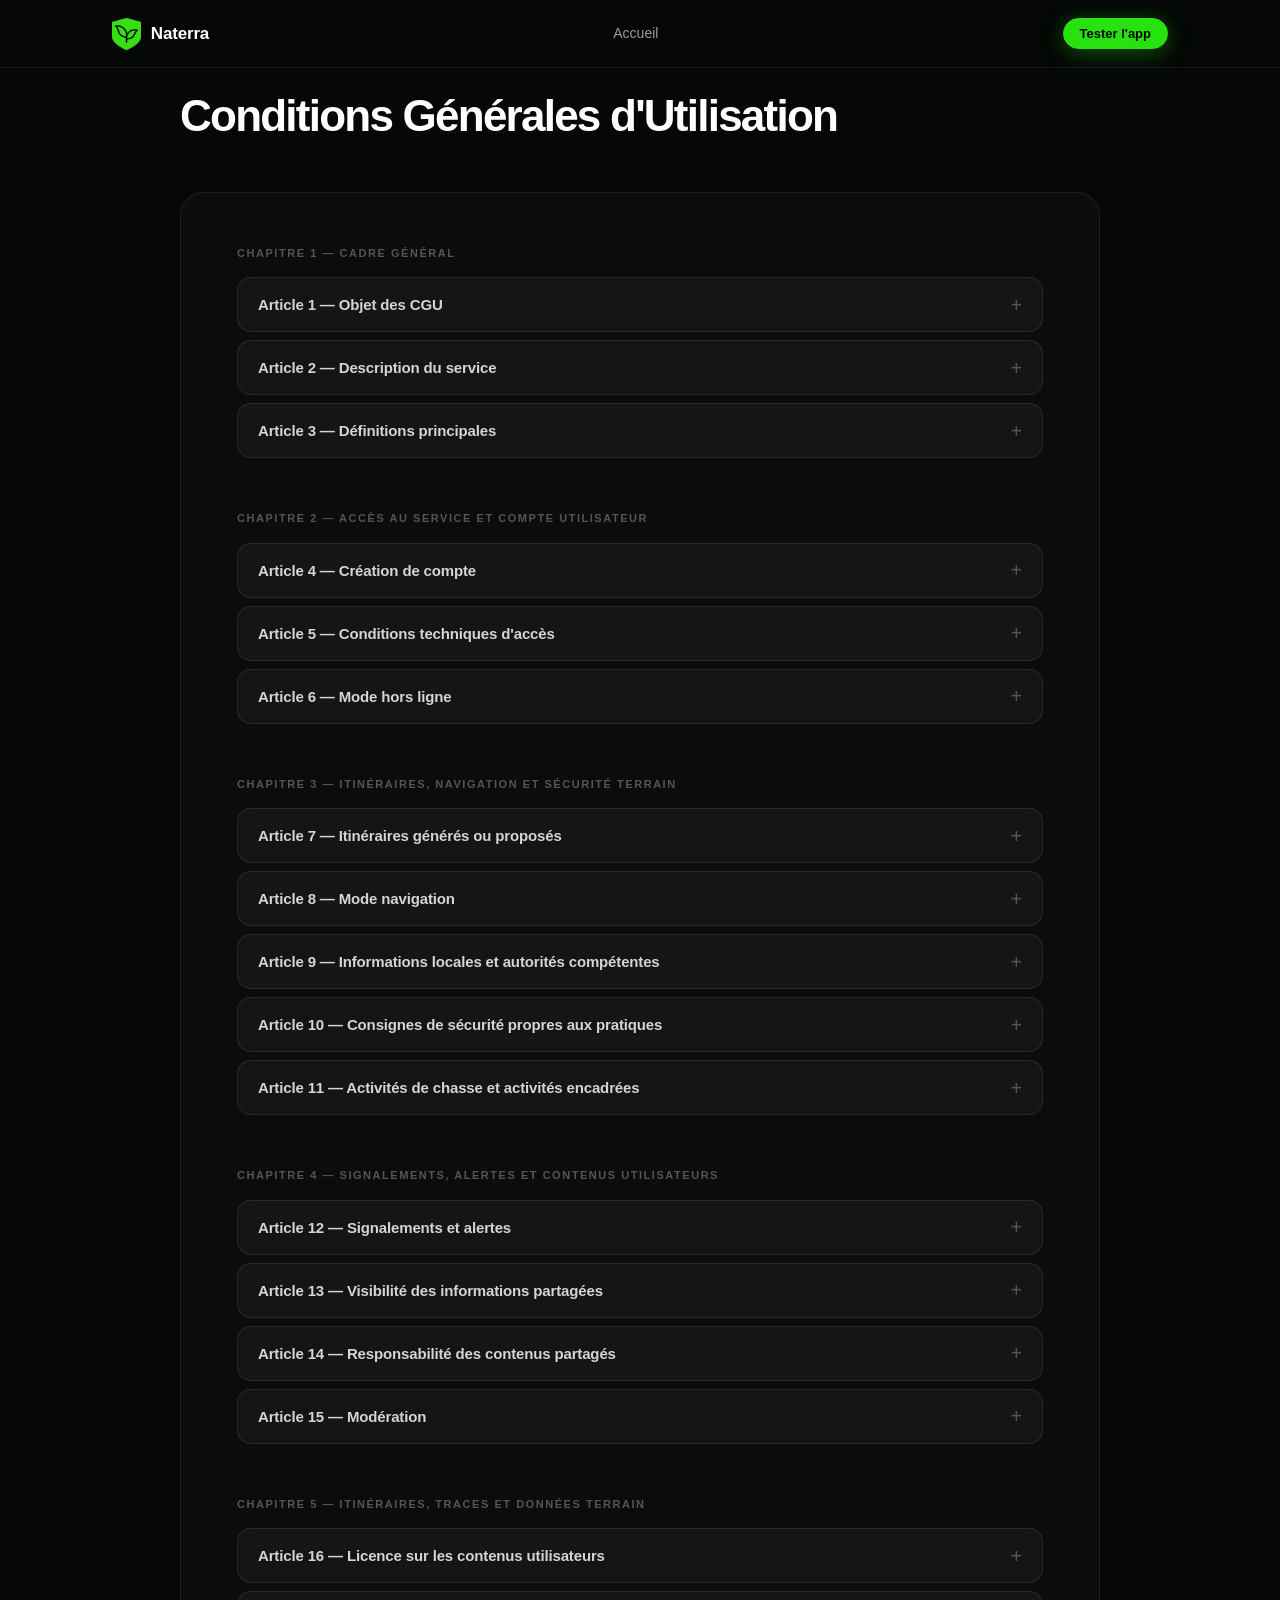
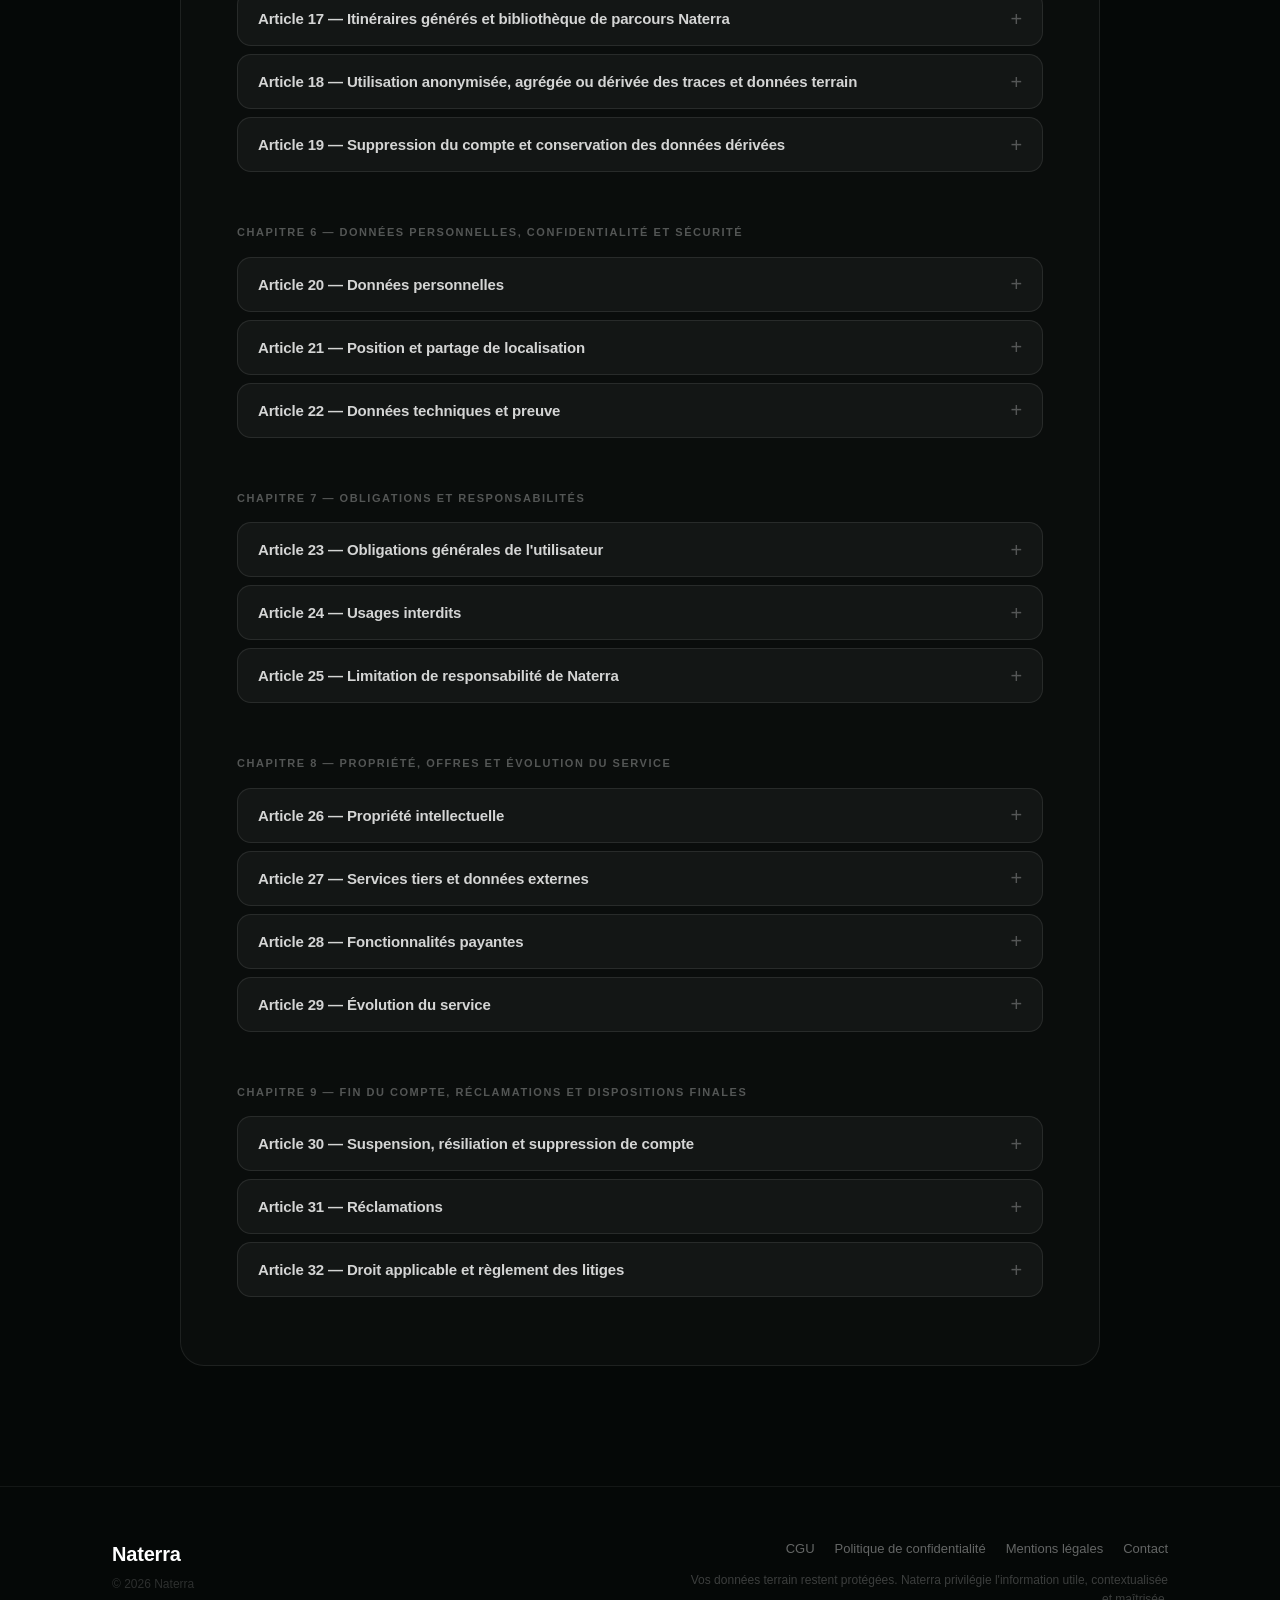
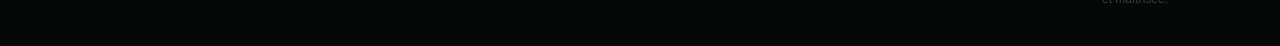
<file: cgu.html>
<!DOCTYPE html>
<html lang="fr">
<head>
  <meta charset="UTF-8" />
  <title>Conditions Générales d'Utilisation — Naterra</title>
  <meta name="description" content="Conditions Générales d'Utilisation de l'application mobile Naterra." />
  <meta name="viewport" content="width=device-width, initial-scale=1" />
  <link rel="stylesheet" href="./styles.css" />
  <link rel="icon" type="image/png" href="./assets/20260316_Logo%20Green_No%20Text.png" />
</head>
<body>

<header class="nt-header">
  <div class="nt-header__inner">
    <a href="./" class="nt-brand">
      <img src="./assets/20260316_Logo%20Green_No%20Text.png" alt="Naterra" class="nt-brand__img" onerror="this.style.display='none'" />
      <span class="nt-brand__name">Naterra</span>
    </a>
    <nav class="nt-nav">
      <a href="./" class="nt-nav__link">Accueil</a>
    </nav>
    <a href="https://testflight.apple.com/v1/app/6757225894?build=210567664" class="nt-btn nt-btn--green nt-btn--sm" target="_blank" rel="noopener noreferrer">Tester l'app</a>
  </div>
</header>

<main>
<section class="nt-legal">
  <div class="nt-container">

    <div class="nt-legal__head">
      <h1 class="nt-legal__title">Conditions Générales d'Utilisation</h1>
    </div>

    <div class="nt-legal-panel">

    <!-- ======================================================
         CHAPITRE 1 — CADRE GÉNÉRAL
         ====================================================== -->
    <h2 class="nt-legal__chapter">Chapitre 1 — Cadre général</h2>

    <details class="nt-legal-item">
      <summary>Article 1 — Objet des CGU</summary>
      <div class="nt-legal-answer">
        <p>Les présentes Conditions Générales d'Utilisation ont pour objet de définir les conditions d'accès et d'utilisation de l'application Naterra, éditée par [dénomination sociale], [forme sociale], immatriculée sous le numéro [SIREN], dont le siège social est situé [adresse].</p>
        <p>En créant un compte ou en utilisant Naterra, l'utilisateur reconnaît avoir pris connaissance des présentes CGU et les accepter sans réserve.</p>
      </div>
    </details>

    <details class="nt-legal-item">
      <summary>Article 2 — Description du service</summary>
      <div class="nt-legal-answer">
        <p>Naterra est une application d'aide à la préparation, à l'organisation, au suivi et à l'information dans le cadre d'activités de plein air. Elle propose notamment des fonctionnalités de cartographie, génération d'itinéraires, navigation, suivi d'activité, signalements, alertes géolocalisées, organisation d'événements et gestion de groupes ou territoires.</p>
        <p>Naterra est un outil d'aide et d'information. L'application ne se substitue pas au jugement de l'utilisateur, aux informations locales, aux consignes des autorités compétentes, aux règles de sécurité propres à chaque pratique ou aux obligations légales applicables.</p>
      </div>
    </details>

    <details class="nt-legal-item">
      <summary>Article 3 — Définitions principales</summary>
      <div class="nt-legal-answer">
        <ul>
          <li><strong>Utilisateur :</strong> toute personne disposant d'un compte Naterra et utilisant l'application.</li>
          <li><strong>Activité :</strong> sortie, événement, chasse, parcours, itinéraire ou toute pratique organisée ou suivie via Naterra.</li>
          <li><strong>Signalement :</strong> information terrain publiée ou partagée dans l'application, par exemple danger, accès bloqué, activité en cours ou observation locale.</li>
          <li><strong>Alerte :</strong> information contextualisée adressée à un utilisateur lorsque le signalement ou l'information est pertinente pour sa pratique, sa position ou son activité.</li>
          <li><strong>Organisateur :</strong> utilisateur créant ou gérant une activité, un groupe, une chasse, un territoire ou un événement dans Naterra.</li>
        </ul>
      </div>
    </details>

    <!-- ======================================================
         CHAPITRE 2 — ACCÈS AU SERVICE ET COMPTE UTILISATEUR
         ====================================================== -->
    <h2 class="nt-legal__chapter">Chapitre 2 — Accès au service et compte utilisateur</h2>

    <details class="nt-legal-item">
      <summary>Article 4 — Création de compte</summary>
      <div class="nt-legal-answer">
        <p>L'accès à Naterra nécessite la création d'un compte utilisateur.</p>
        <p>L'utilisateur s'engage à fournir des informations exactes, complètes et à jour lors de son inscription, puis à les mettre à jour en cas de modification.</p>
        <p>L'utilisateur est responsable de la confidentialité de ses identifiants de connexion et de toute activité réalisée depuis son compte, sauf preuve d'une utilisation frauduleuse ne lui étant pas imputable. En cas de perte, de vol, d'utilisation non autorisée ou de suspicion de compromission de ses identifiants, l'utilisateur s'engage à en informer Naterra dans les meilleurs délais.</p>
      </div>
    </details>

    <details class="nt-legal-item">
      <summary>Article 5 — Conditions techniques d'accès</summary>
      <div class="nt-legal-answer">
        <p>Certaines fonctionnalités de Naterra dépendent de la disponibilité du réseau, du GPS, du terminal utilisé, de l'état de la batterie, des autorisations accordées par l'utilisateur et de la disponibilité de services tiers.</p>
        <p>Naterra s'efforce de rendre l'application accessible dans les meilleures conditions possibles, mais ne garantit pas un accès continu, permanent ou sans erreur. L'accès peut être interrompu, limité ou suspendu en cas de maintenance, mise à jour, incident technique, panne, force majeure, indisponibilité d'un service tiers ou dysfonctionnement du terminal de l'utilisateur.</p>
      </div>
    </details>

    <details class="nt-legal-item">
      <summary>Article 6 — Mode hors ligne</summary>
      <div class="nt-legal-answer">
        <p>Certaines fonctionnalités nécessitent une connexion pour démarrer, notamment générer un itinéraire, rejoindre un événement ou charger les dernières informations terrain.</p>
        <p>Une fois l'activité lancée, Naterra peut passer automatiquement en mode hors ligne en cas de perte de réseau et s'appuyer sur les dernières données enregistrées avant la perte de connexion : carte, itinéraire, activité en cours et informations déjà chargées. Les données sont mises à jour lorsque la connexion revient.</p>
        <p>L'utilisateur reconnaît que le mode hors ligne ne garantit pas l'actualisation des alertes, signalements, positions ou informations terrain en temps réel.</p>
      </div>
    </details>

    <!-- ======================================================
         CHAPITRE 3 — ITINÉRAIRES, NAVIGATION ET SÉCURITÉ TERRAIN
         ====================================================== -->
    <h2 class="nt-legal__chapter">Chapitre 3 — Itinéraires, navigation et sécurité terrain</h2>

    <details class="nt-legal-item">
      <summary>Article 7 — Itinéraires générés ou proposés</summary>
      <div class="nt-legal-answer">
        <p>Les itinéraires proposés ou générés par Naterra sont fournis à titre indicatif. Ils peuvent être établis à partir de données cartographiques, de paramètres choisis par l'utilisateur, d'informations disponibles dans l'application ou de données issues de tiers.</p>
        <p>Naterra ne garantit pas que les itinéraires soient praticables, autorisés, sécurisés, adaptés au niveau de l'utilisateur, à son équipement, à la météo, à l'état du terrain ou aux conditions locales au moment de l'activité.</p>
        <p>Avant toute sortie, l'utilisateur doit vérifier par ses propres moyens la pertinence de l'itinéraire, son accessibilité, sa sécurité, sa conformité avec les règles applicables localement et son adéquation avec son niveau, son équipement et les conditions du moment.</p>
      </div>
    </details>

    <details class="nt-legal-item">
      <summary>Article 8 — Mode navigation</summary>
      <div class="nt-legal-answer">
        <p>Le mode navigation proposé par Naterra constitue une aide à l'orientation et au suivi d'itinéraire. Il ne se substitue pas à la vigilance de l'utilisateur, à la signalisation locale, aux consignes des autorités, aux règles de circulation, aux règles propres à chaque pratique, ni à l'analyse des conditions réelles du terrain.</p>
        <p>L'utilisateur reste seul responsable de ses décisions sur le terrain. Il lui appartient de vérifier la praticabilité des chemins, l'existence d'éventuelles restrictions d'accès, la signalisation locale, les arrêtés en vigueur, les règles de circulation et les consignes de sécurité applicables.</p>
        <p>L'utilisateur ne doit jamais suivre une indication de navigation si celle-ci lui paraît dangereuse, interdite, inadaptée ou contraire aux informations disponibles sur place.</p>
      </div>
    </details>

    <details class="nt-legal-item">
      <summary>Article 9 — Informations locales et autorités compétentes</summary>
      <div class="nt-legal-answer">
        <p>L'utilisateur doit toujours se référer aux informations locales disponibles avant et pendant son activité. Ces informations peuvent notamment provenir des mairies, offices de tourisme, fédérations sportives, associations locales, propriétaires, gestionnaires d'espaces naturels, services de secours, préfectures ou toute autre autorité compétente.</p>
        <p>En cas de contradiction entre les informations disponibles dans Naterra et les informations locales, officielles ou visibles sur le terrain, ces dernières prévalent.</p>
        <p>Certains chemins, sentiers, routes, parcelles ou espaces naturels peuvent être soumis à des restrictions temporaires ou permanentes : propriété privée, arrêté municipal ou préfectoral, fermeture saisonnière, activité agricole, forestière ou cynégétique, conditions météorologiques, travaux, crue, éboulement ou autre événement local.</p>
      </div>
    </details>

    <details class="nt-legal-item">
      <summary>Article 10 — Consignes de sécurité propres aux pratiques</summary>
      <div class="nt-legal-answer">
        <p>L'utilisation de Naterra ne dispense en aucun cas l'utilisateur de respecter les règles, obligations et consignes de sécurité applicables à sa pratique.</p>
        <p>Chaque utilisateur demeure seul responsable de son comportement, de son équipement, de son niveau physique et technique, de son état de santé, de son respect de la réglementation, des consignes locales, des règles de circulation, des règles propres aux espaces naturels et des recommandations des autorités compétentes.</p>
      </div>
    </details>

    <details class="nt-legal-item">
      <summary>Article 11 — Activités de chasse et activités encadrées</summary>
      <div class="nt-legal-answer">
        <p>Les fonctionnalités relatives à la chasse sont fournies comme des outils d'aide à l'organisation, à l'information et au suivi d'une activité. Elles ne remplacent pas les obligations légales et réglementaires applicables à la chasse, les consignes de sécurité, les décisions du responsable de chasse, les prescriptions des fédérations compétentes, ni l'analyse des conditions réelles du terrain.</p>
        <p>Chaque chasseur demeure seul responsable de son comportement, de son équipement, de la maîtrise de son arme, de l'identification de son environnement, du respect des angles de tir, des consignes reçues, des autorisations requises et de ses décisions sur le terrain.</p>
        <p>Naterra ne doit jamais être utilisée comme unique source d'information pour déterminer la sécurité d'un tir, la présence ou l'absence d'autres usagers, la limite exacte d'un territoire ou l'autorisation de pratiquer une action de chasse.</p>
      </div>
    </details>

    <!-- ======================================================
         CHAPITRE 4 — SIGNALEMENTS, ALERTES ET CONTENUS UTILISATEURS
         ====================================================== -->
    <h2 class="nt-legal__chapter">Chapitre 4 — Signalements, alertes et contenus utilisateurs</h2>

    <details class="nt-legal-item">
      <summary>Article 12 — Signalements et alertes</summary>
      <div class="nt-legal-answer">
        <p>Les signalements et alertes disponibles dans Naterra sont fournis à titre informatif. Ils peuvent provenir d'autres utilisateurs, d'organisateurs d'activités, de sources partenaires ou de données traitées par l'application.</p>
        <p>Naterra met en œuvre des moyens raisonnables pour faciliter la remontée et l'affichage d'informations utiles, mais ne garantit pas l'exactitude, l'exhaustivité, l'actualité ou la disponibilité permanente des signalements et alertes.</p>
        <p>L'absence d'alerte sur une zone ne signifie pas l'absence de danger, d'activité en cours, de restriction d'accès ou de risque.</p>
      </div>
    </details>

    <details class="nt-legal-item">
      <summary>Article 13 — Visibilité des informations partagées</summary>
      <div class="nt-legal-answer">
        <p>Certains contenus ou informations créés dans Naterra peuvent être privés, partagés avec un groupe limité, visibles par les participants d'une activité, ou rendus accessibles à d'autres utilisateurs lorsqu'ils présentent un intérêt pour la sécurité, l'information ou la cohabitation sur le terrain.</p>
        <p>La visibilité d'un contenu dépend notamment de sa nature, des paramètres choisis par l'utilisateur, du type d'activité, du contexte, de la zone concernée et des règles de fonctionnement de l'application. L'utilisateur est invité à vérifier les paramètres de visibilité applicables avant de publier ou partager un contenu.</p>
      </div>
    </details>

    <details class="nt-legal-item">
      <summary>Article 14 — Responsabilité des contenus partagés</summary>
      <div class="nt-legal-answer">
        <p>L'utilisateur est seul responsable des informations, signalements, itinéraires, commentaires, photos, descriptions, zones, points d'intérêt ou autres contenus qu'il publie, crée, importe ou partage dans Naterra.</p>
        <p>Il s'engage à ne publier que des informations qu'il estime exactes, utiles et loyales, et à ne pas diffuser d'informations volontairement fausses, trompeuses, obsolètes, illicites ou susceptibles de porter atteinte à la sécurité, aux droits ou à la réputation de tiers.</p>
      </div>
    </details>

    <details class="nt-legal-item">
      <summary>Article 15 — Modération</summary>
      <div class="nt-legal-answer">
        <p>Naterra se réserve le droit, sans que cela constitue une obligation générale de surveillance, de supprimer, masquer, limiter la visibilité ou modifier l'affichage de tout contenu ou signalement qui serait manifestement inexact, obsolète, abusif, illicite, dangereux, contraire aux présentes CGU ou susceptible de porter atteinte à la sécurité des utilisateurs ou aux droits des tiers.</p>
        <p>En cas de violation des présentes CGU, d'usage abusif du service, de faux signalements répétés, de comportement dangereux ou de tentative de détournement de l'application, Naterra pourra suspendre ou supprimer le compte de l'utilisateur concerné, sans préjudice de toute autre action possible.</p>
      </div>
    </details>

    <!-- ======================================================
         CHAPITRE 5 — ITINÉRAIRES, TRACES ET DONNÉES TERRAIN
         ====================================================== -->
    <h2 class="nt-legal__chapter">Chapitre 5 — Itinéraires, traces et données terrain</h2>

    <details class="nt-legal-item">
      <summary>Article 16 — Licence sur les contenus utilisateurs</summary>
      <div class="nt-legal-answer">
        <p>L'utilisateur conserve les droits qu'il détient sur les contenus qu'il crée, importe, publie ou partage dans Naterra, notamment les traces d'activité, signalements, points d'intérêt, descriptions, photos, zones, commentaires ou informations terrain.</p>
        <p>En utilisant Naterra, l'utilisateur accorde à Naterra une licence non exclusive, gratuite, mondiale, transférable aux prestataires techniques nécessaires au fonctionnement du service, pour utiliser, héberger, stocker, reproduire, représenter, adapter, afficher, transmettre, modifier techniquement et traiter ces contenus, dans la mesure nécessaire au fonctionnement, à l'amélioration, à la sécurisation, à la maintenance et à l'évolution de l'application.</p>
        <p>Cette licence n'a pas pour effet de transférer à Naterra la propriété des contenus personnels créés ou importés par l'utilisateur. Elle permet uniquement à Naterra d'exploiter techniquement ces contenus dans le cadre du service, conformément aux présentes CGU et à la Politique de confidentialité.</p>
        <p>Lorsque l'utilisateur modifie, enrichit, commente, qualifie, publie ou partage un itinéraire ou un parcours au sein de Naterra, il autorise également Naterra à utiliser ces contributions dans le cadre du service, de l'amélioration de ses fonctionnalités, de sa cartographie, de ses recommandations et de sa bibliothèque de parcours.</p>
      </div>
    </details>

    <details class="nt-legal-item">
      <summary>Article 17 — Itinéraires générés et bibliothèque de parcours Naterra</summary>
      <div class="nt-legal-answer">
        <p>Les itinéraires proposés ou générés automatiquement par Naterra à partir des paramètres renseignés par l'utilisateur, des données cartographiques disponibles, des informations terrain et des fonctionnalités de l'application constituent des parcours produits par le service Naterra.</p>
        <p>L'utilisateur reconnaît qu'il ne devient pas propriétaire d'un itinéraire du seul fait qu'il en a demandé la génération dans l'application.</p>
        <p>Naterra peut conserver, reproduire, adapter, modifier, enrichir, organiser, référencer, afficher, diffuser et réutiliser ces itinéraires afin notamment :</p>
        <ul>
          <li>d'alimenter une bibliothèque de parcours ;</li>
          <li>d'améliorer la génération d'itinéraires ;</li>
          <li>d'enrichir la cartographie ;</li>
          <li>de proposer des suggestions de sorties ;</li>
          <li>d'améliorer la pertinence des recommandations ;</li>
          <li>de développer de nouvelles fonctionnalités ;</li>
          <li>de produire des statistiques d'usage ou d'activité ;</li>
          <li>d'améliorer la sécurité, la fiabilité et la performance du service.</li>
        </ul>
        <p>Les itinéraires générés par Naterra peuvent ainsi être intégrés à une bibliothèque de parcours propre à Naterra, y compris après leur génération initiale par un utilisateur, sous réserve de ne pas les associer publiquement à l'identité de cet utilisateur sans son accord.</p>
        <p>Lorsque l'utilisateur modifie, enrichit, qualifie, commente, publie ou partage un itinéraire généré par Naterra, il accorde à Naterra une licence non exclusive, gratuite, mondiale, cessible et sous-licenciable, permettant d'utiliser, reproduire, représenter, adapter, modifier, publier, diffuser, intégrer, exploiter et réutiliser ces contributions dans le cadre du service Naterra, de sa bibliothèque de parcours et de ses évolutions futures.</p>
        <p>Cette licence est accordée pour toute la durée légale de protection des droits concernés, pour une exploitation sur tout support numérique, notamment dans l'application, sur le site internet de Naterra, dans ses services partenaires, dans ses outils de cartographie, de recommandation, de préparation d'itinéraires ou de valorisation des parcours.</p>
      </div>
    </details>

    <details class="nt-legal-item">
      <summary>Article 18 — Utilisation anonymisée, agrégée ou dérivée des traces et données terrain</summary>
      <div class="nt-legal-answer">
        <p>Les traces d'activité réellement effectuées par l'utilisateur, les parcours réalisés, les signalements, les points d'intérêt et les informations terrain créés, importés ou partagés dans Naterra peuvent être utilisés par Naterra pour fournir le service, assurer son fonctionnement, améliorer ses fonctionnalités et enrichir la qualité des informations proposées.</p>
        <p>Naterra peut analyser, agréger, anonymiser, dissocier du compte utilisateur et réutiliser ces informations afin notamment :</p>
        <ul>
          <li>d'améliorer la génération d'itinéraires ;</li>
          <li>d'identifier des chemins, zones ou parcours fréquemment utilisés ;</li>
          <li>d'améliorer la pertinence des alertes ;</li>
          <li>d'enrichir la cartographie ;</li>
          <li>de produire des statistiques d'usage ou d'activité ;</li>
          <li>d'améliorer la sécurité des utilisateurs ;</li>
          <li>de développer de nouvelles fonctionnalités.</li>
        </ul>
        <p>Les données dérivées, statistiques, agrégations, enrichissements cartographiques, modèles, recommandations, indicateurs et améliorations du service produits par Naterra à partir de l'utilisation de l'application constituent des éléments propres à Naterra, dès lors qu'ils ne permettent pas d'identifier directement ou indirectement un utilisateur.</p>
        <p>Lorsque certaines données restent des données personnelles, leur traitement est réalisé conformément à la Politique de confidentialité de Naterra et aux choix exprimés par l'utilisateur.</p>
        <p>Les traces d'activité personnelle ne sont pas destinées à être publiées ou associées publiquement à l'identité de l'utilisateur sans son accord. Lorsqu'elles sont utilisées pour améliorer la bibliothèque de parcours ou les fonctionnalités de Naterra, elles sont, dans la mesure du possible, dissociées du compte utilisateur, agrégées ou anonymisées.</p>
      </div>
    </details>

    <details class="nt-legal-item">
      <summary>Article 19 — Suppression du compte et conservation des données dérivées</summary>
      <div class="nt-legal-answer">
        <p>L'utilisateur peut demander la suppression de son compte dans les conditions prévues dans l'application et dans la Politique de confidentialité.</p>
        <p>La suppression du compte entraîne la suppression ou l'anonymisation des données personnelles associées au compte, sous réserve des données dont la conservation est nécessaire au respect d'une obligation légale, à la sécurité du service, à la prévention des abus, au traitement d'un incident ou à la défense des droits de Naterra.</p>
        <p>Les contenus, traces, signalements, points d'intérêt ou informations terrain rattachés au compte de l'utilisateur peuvent être supprimés, dissociés du compte ou anonymisés selon leur nature, leur visibilité et leur rôle dans le fonctionnement du service.</p>
        <p>La suppression du compte n'affecte pas les itinéraires générés automatiquement par Naterra, les données anonymisées, agrégées, statistiques, dérivées ou enrichies, qui ne permettent plus d'identifier directement ou indirectement l'utilisateur. Ces éléments peuvent continuer à être utilisés par Naterra afin d'améliorer la cartographie, les itinéraires, les alertes, la sécurité, les statistiques d'usage, la bibliothèque de parcours et les fonctionnalités de l'application.</p>
      </div>
    </details>

    <!-- ======================================================
         CHAPITRE 6 — DONNÉES PERSONNELLES, CONFIDENTIALITÉ ET SÉCURITÉ
         ====================================================== -->
    <h2 class="nt-legal__chapter">Chapitre 6 — Données personnelles, confidentialité et sécurité</h2>

    <details class="nt-legal-item">
      <summary>Article 20 — Données personnelles</summary>
      <div class="nt-legal-answer">
        <p>Les conditions de collecte et de traitement des données personnelles des utilisateurs sont décrites dans la <a href="./politique-confidentialite.html" style="color: #28e20f;">Politique de confidentialité</a> de Naterra. L'utilisateur est invité à en prendre connaissance avant toute utilisation de l'application.</p>
        <p>Naterra met en œuvre une logique de minimisation des données et ne traite les données de localisation que dans la mesure nécessaire au fonctionnement des services proposés ou conformément aux choix exprimés par l'utilisateur.</p>
      </div>
    </details>

    <details class="nt-legal-item">
      <summary>Article 21 — Position et partage de localisation</summary>
      <div class="nt-legal-answer">
        <p>Par défaut, la position de l'utilisateur n'est pas visible par les autres utilisateurs. Elle peut être partagée uniquement dans certains cas précis, notamment lorsque l'utilisateur rejoint une activité en live, participe à une chasse organisée ou choisit de la partager avec un groupe.</p>
        <p>Naterra ne montre pas tout le monde, tout le temps : seules les informations utiles à la sécurité, à l'organisation et à la cohabitation sont affichées selon le contexte et les paramètres applicables.</p>
      </div>
    </details>

    <details class="nt-legal-item">
      <summary>Article 22 — Données techniques et preuve</summary>
      <div class="nt-legal-answer">
        <p>Naterra peut conserver des journaux techniques, historiques d'activité, traces de connexion, informations relatives aux signalements, actions réalisées dans l'application ou événements techniques, dans la mesure nécessaire à la sécurité du service, à la prévention des abus, au traitement des incidents, à l'amélioration de l'application et à la défense de ses droits.</p>
        <p>Les conditions de conservation et de traitement de ces données sont précisées dans la Politique de confidentialité.</p>
      </div>
    </details>

    <!-- ======================================================
         CHAPITRE 7 — OBLIGATIONS ET RESPONSABILITÉS
         ====================================================== -->
    <h2 class="nt-legal__chapter">Chapitre 7 — Obligations et responsabilités</h2>

    <details class="nt-legal-item">
      <summary>Article 23 — Obligations générales de l'utilisateur</summary>
      <div class="nt-legal-answer">
        <p>L'utilisateur utilise Naterra sous sa seule responsabilité. Il lui appartient de vérifier les informations affichées, d'adapter son comportement aux conditions réelles du terrain, de respecter la réglementation applicable, les propriétés privées, les interdictions d'accès, les arrêtés locaux, les consignes de sécurité et les droits des tiers.</p>
        <p>L'utilisateur s'interdit d'utiliser Naterra d'une manière susceptible de mettre en danger sa sécurité, celle d'autrui, de perturber une activité en cours ou de porter atteinte aux droits d'autres personnes.</p>
      </div>
    </details>

    <details class="nt-legal-item">
      <summary>Article 24 — Usages interdits</summary>
      <div class="nt-legal-answer">
        <p>Il est notamment interdit de :</p>
        <ul>
          <li>publier de faux signalements ou des informations volontairement trompeuses ;</li>
          <li>utiliser Naterra pour suivre, surveiller, harceler ou localiser une personne sans son accord ;</li>
          <li>perturber volontairement une activité en cours, notamment une chasse, une sortie encadrée, une activité agricole, forestière ou professionnelle ;</li>
          <li>collecter, extraire ou réutiliser de manière non autorisée des données issues de l'application ;</li>
          <li>publier des contenus injurieux, diffamatoires, menaçants, discriminatoires, illicites ou portant atteinte aux droits d'autrui ;</li>
          <li>tenter d'accéder sans autorisation, de contourner, de décompiler, d'altérer ou de perturber le fonctionnement de l'application ;</li>
          <li>utiliser Naterra d'une manière susceptible de mettre en danger l'utilisateur, d'autres usagers ou des tiers.</li>
        </ul>
      </div>
    </details>

    <details class="nt-legal-item">
      <summary>Article 25 — Limitation de responsabilité de Naterra</summary>
      <div class="nt-legal-answer">
        <p>Naterra ne pourra être tenue responsable des dommages résultant d'une utilisation inadaptée de l'application, d'une mauvaise interprétation des informations affichées, d'une absence de vérification par l'utilisateur, du non-respect des consignes de sécurité, de la réglementation applicable ou des conditions réelles du terrain.</p>
        <p>Naterra ne saurait davantage être tenue responsable des dommages liés à l'inexactitude, l'absence, l'obsolescence ou l'indisponibilité d'une information fournie par un utilisateur, un tiers, une source cartographique ou un service externe, sauf faute prouvée directement imputable à Naterra.</p>
        <p>La responsabilité de Naterra ne pourra être engagée qu'en cas de faute prouvée lui étant directement imputable et dans les limites prévues par la loi.</p>
      </div>
    </details>

    <!-- ======================================================
         CHAPITRE 8 — PROPRIÉTÉ, OFFRES ET ÉVOLUTION DU SERVICE
         ====================================================== -->
    <h2 class="nt-legal__chapter">Chapitre 8 — Propriété, offres et évolution du service</h2>

    <details class="nt-legal-item">
      <summary>Article 26 — Propriété intellectuelle</summary>
      <div class="nt-legal-answer">
        <p>L'application Naterra, sa marque, son logo, ses interfaces, ses textes, ses graphismes, ses fonctionnalités, ses bases de données, son architecture, ses logiciels, ses algorithmes, ses éléments cartographiques propres, ses contenus éditoriaux et plus généralement l'ensemble des éléments composant le service sont protégés par les droits de propriété intellectuelle applicables.</p>
        <p>Sauf autorisation expresse de Naterra, l'utilisateur s'interdit de reproduire, représenter, adapter, modifier, extraire, utiliser, distribuer, commercialiser ou exploiter tout ou partie de ces éléments. Les présentes CGU n'entraînent aucun transfert de propriété intellectuelle au bénéfice de l'utilisateur.</p>
      </div>
    </details>

    <details class="nt-legal-item">
      <summary>Article 27 — Services tiers et données externes</summary>
      <div class="nt-legal-answer">
        <p>Certaines fonctionnalités de Naterra peuvent reposer sur des services, données, logiciels, cartes, API, bibliothèques ou contenus fournis par des tiers, notamment en matière de cartographie, géolocalisation, hébergement, calcul d'itinéraires, météo, analyse technique ou paiement.</p>
        <p>Naterra ne garantit pas l'exactitude, l'exhaustivité, l'actualité, la disponibilité ou la continuité des données et services fournis par des tiers. L'utilisation de certains services tiers peut être soumise à des conditions spécifiques, que l'utilisateur s'engage à respecter lorsqu'elles lui sont applicables.</p>
      </div>
    </details>

    <details class="nt-legal-item">
      <summary>Article 28 — Fonctionnalités payantes</summary>
      <div class="nt-legal-answer">
        <p>Certaines fonctionnalités de Naterra peuvent être proposées gratuitement, tandis que d'autres peuvent être soumises à un abonnement, un paiement ponctuel ou une offre spécifique. Les prix, fonctionnalités incluses, conditions de paiement, de renouvellement, de résiliation et, le cas échéant, d'essai gratuit sont indiqués à l'utilisateur avant toute souscription.</p>
        <p>Naterra se réserve le droit de faire évoluer ses offres et tarifs, dans le respect des conditions applicables aux utilisateurs déjà engagés.</p>
      </div>
    </details>

    <details class="nt-legal-item">
      <summary>Article 29 — Évolution du service</summary>
      <div class="nt-legal-answer">
        <p>Naterra est un service évolutif. Les fonctionnalités, interfaces, contenus, paramètres, offres, règles de fonctionnement et conditions d'accès peuvent être modifiés, ajoutés, suspendus ou supprimés afin d'améliorer le service, d'assurer sa sécurité, de tenir compte de contraintes techniques, réglementaires ou économiques, ou de répondre aux besoins des utilisateurs.</p>
        <p>Lorsque ces modifications ont un impact significatif sur les droits ou obligations de l'utilisateur, Naterra s'efforcera d'en informer les utilisateurs dans un délai raisonnable.</p>
      </div>
    </details>

    <!-- ======================================================
         CHAPITRE 9 — FIN DU COMPTE, RÉCLAMATIONS ET DISPOSITIONS FINALES
         ====================================================== -->
    <h2 class="nt-legal__chapter">Chapitre 9 — Fin du compte, réclamations et dispositions finales</h2>

    <details class="nt-legal-item">
      <summary>Article 30 — Suspension, résiliation et suppression de compte</summary>
      <div class="nt-legal-answer">
        <p>L'utilisateur peut demander la suppression de son compte selon les modalités prévues dans l'application ou indiquées par Naterra.</p>
        <p>La suppression du compte entraîne la suppression ou l'anonymisation des données personnelles associées, sous réserve des données que Naterra doit conserver pour respecter ses obligations légales, défendre ses droits, assurer la sécurité du service ou gérer des litiges.</p>
        <p>Les contenus ou informations qui ont été partagés avec d'autres utilisateurs ou intégrés sous forme anonymisée ou agrégée à l'amélioration du service peuvent continuer à être utilisés dans les conditions prévues aux présentes CGU et à la Politique de confidentialité.</p>
      </div>
    </details>

    <details class="nt-legal-item">
      <summary>Article 31 — Réclamations</summary>
      <div class="nt-legal-answer">
        <p>Pour toute question ou réclamation relative à l'utilisation de Naterra, l'utilisateur peut contacter Naterra aux coordonnées indiquées dans les mentions légales ou dans l'application : <a href="mailto:hello@naterra.io" style="color: #28e20f;">hello[at]naterra.io</a></p>
      </div>
    </details>

    <details class="nt-legal-item">
      <summary>Article 32 — Droit applicable et règlement des litiges</summary>
      <div class="nt-legal-answer">
        <p>Les présentes CGU sont soumises au droit français. En cas de litige, les parties s'efforceront de rechercher une solution amiable avant toute action judiciaire.</p>
        <p>Lorsque la réglementation applicable le prévoit, l'utilisateur consommateur pourra recourir gratuitement à un dispositif de médiation de la consommation. Les informations relatives au médiateur compétent devront être indiquées dans les CGU définitives si le service entre dans le champ applicable.</p>
      </div>
    </details>

    <!-- ======================================================
         ANNEXE
         ====================================================== -->

    </div><!-- /.nt-legal-panel -->

  </div>
</section>
</main>

<footer class="nt-footer">
  <div class="nt-container nt-footer__inner">
    <div class="nt-footer__left">
      <a href="./" class="nt-footer__brand" style="text-decoration: none;">Naterra</a>
      <p class="nt-footer__copy">© 2026 Naterra</p>
    </div>
    <div class="nt-footer__right">
      <nav class="nt-footer__nav">
        <a href="./cgu.html" class="nt-footer__link">CGU</a>
        <a href="./politique-confidentialite.html" class="nt-footer__link">Politique de confidentialité</a>
        <a href="./mentions-legales.html" class="nt-footer__link">Mentions légales</a>
        <a href="mailto:hello@naterra.io?subject=Contact%20Naterra" class="nt-footer__link">Contact</a>
      </nav>
      <p class="nt-footer__mention">Vos données terrain restent protégées. Naterra privilégie l'information utile, contextualisée et maîtrisée.</p>
    </div>
  </div>
</footer>

</body>
</html>
</file>
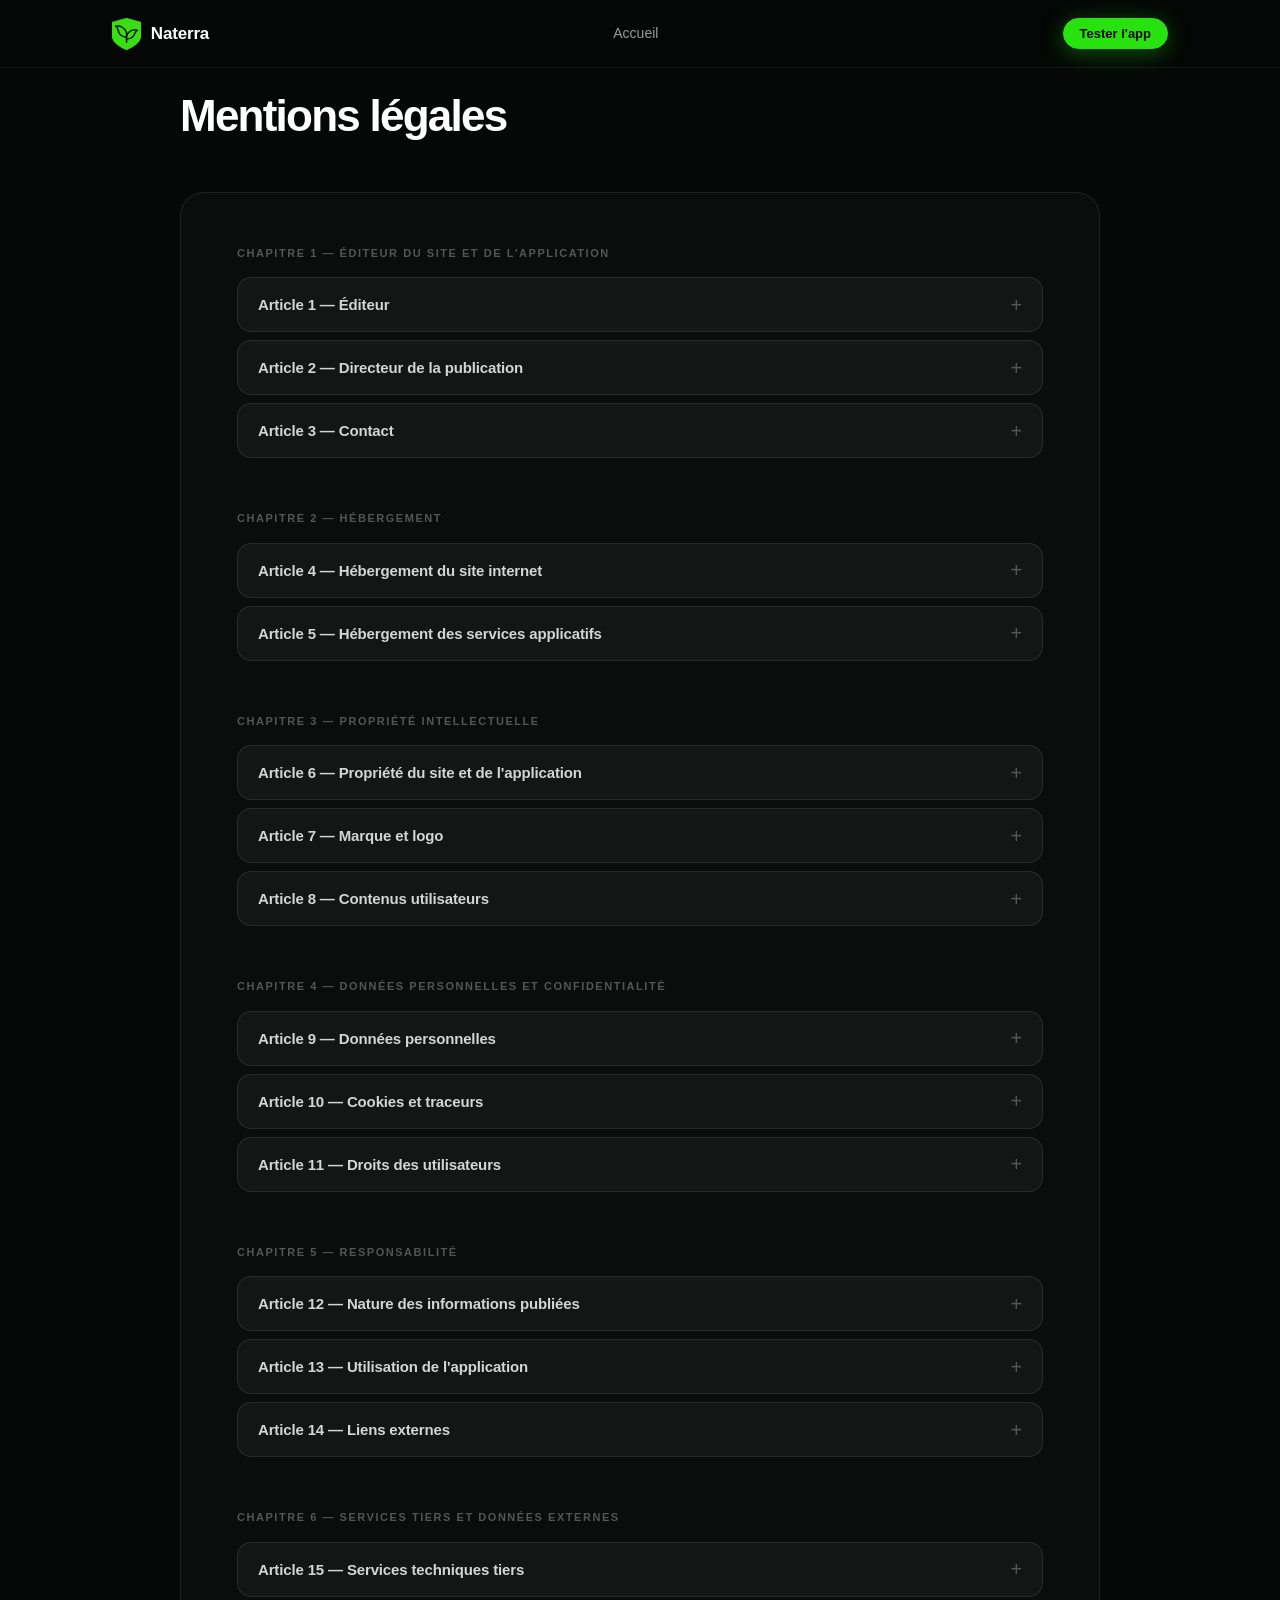
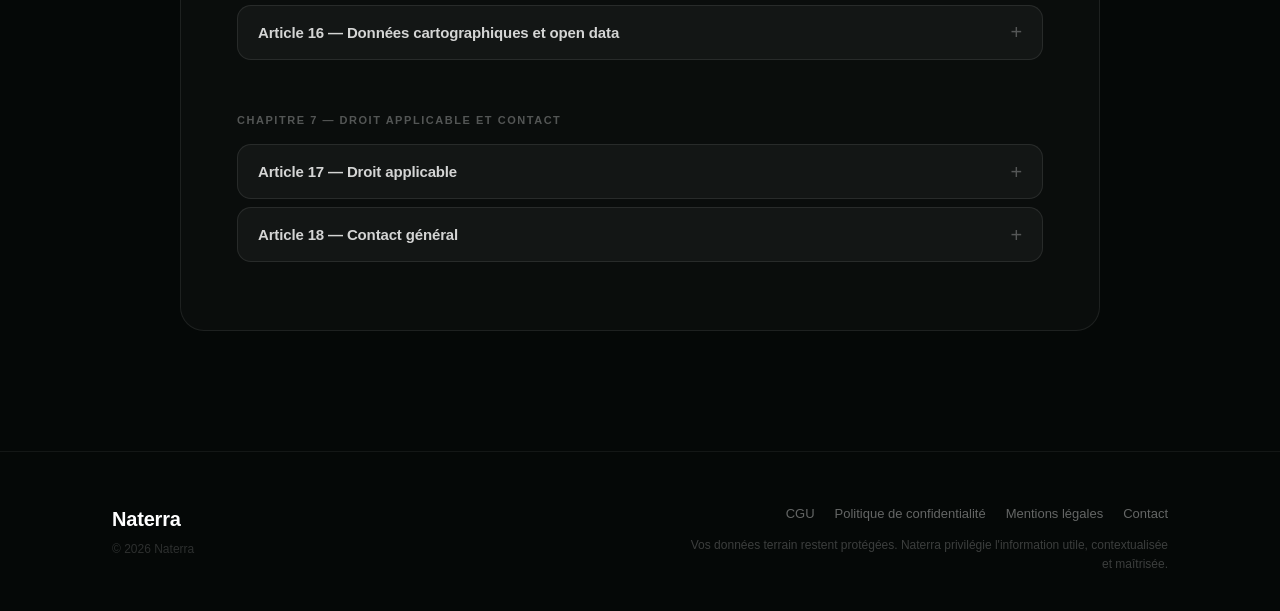
<file: mentions-legales.html>
<!DOCTYPE html>
<html lang="fr">
<head>
  <meta charset="UTF-8" />
  <title>Mentions légales — Naterra</title>
  <meta name="description" content="Mentions légales du site et de l'application mobile Naterra." />
  <meta name="viewport" content="width=device-width, initial-scale=1" />
  <link rel="stylesheet" href="./styles.css" />
  <link rel="icon" type="image/png" href="./assets/20260316_Logo%20Green_No%20Text.png" />
</head>
<body>

<header class="nt-header">
  <div class="nt-header__inner">
    <a href="./" class="nt-brand">
      <img src="./assets/20260316_Logo%20Green_No%20Text.png" alt="Naterra" class="nt-brand__img" onerror="this.style.display='none'" />
      <span class="nt-brand__name">Naterra</span>
    </a>
    <nav class="nt-nav">
      <a href="./" class="nt-nav__link">Accueil</a>
    </nav>
    <a href="https://testflight.apple.com/v1/app/6757225894?build=210567664" class="nt-btn nt-btn--green nt-btn--sm" target="_blank" rel="noopener noreferrer">Tester l'app</a>
  </div>
</header>

<main>
<section class="nt-legal">
  <div class="nt-container">

    <div class="nt-legal__head">
      <h1 class="nt-legal__title">Mentions légales</h1>
    </div>

    <div class="nt-legal-panel">

    <!-- ======================================================
         CHAPITRE 1 — ÉDITEUR DU SITE ET DE L'APPLICATION
         ====================================================== -->
    <h2 class="nt-legal__chapter">Chapitre 1 — Éditeur du site et de l'application</h2>

    <details class="nt-legal-item">
      <summary>Article 1 — Éditeur</summary>
      <div class="nt-legal-answer">
        <p>Le site internet Naterra, accessible à l'adresse https://naterra.io, ainsi que l'application Naterra, sont édités par :</p>
        <ul>
          <li><strong>Dénomination sociale :</strong> [dénomination sociale]</li>
          <li><strong>Forme sociale :</strong> [forme sociale]</li>
          <li><strong>Capital social :</strong> [capital social]</li>
          <li><strong>Siège social :</strong> [adresse complète du siège social]</li>
          <li><strong>Numéro SIREN / SIRET :</strong> [numéro SIREN / SIRET]</li>
          <li><strong>RCS :</strong> [ville d'immatriculation]</li>
          <li><strong>Numéro de TVA intracommunautaire :</strong> [numéro TVA, le cas échéant]</li>
        </ul>
      </div>
    </details>

    <details class="nt-legal-item">
      <summary>Article 2 — Directeur de la publication</summary>
      <div class="nt-legal-answer">
        <p>Le directeur ou la directrice de la publication est :</p>
        <ul>
          <li><strong>Nom :</strong> [nom du directeur ou de la directrice de publication]</li>
          <li><strong>Qualité :</strong> [fonction]</li>
        </ul>
      </div>
    </details>

    <details class="nt-legal-item">
      <summary>Article 3 — Contact</summary>
      <div class="nt-legal-answer">
        <p>Pour toute question relative au site, à l'application ou aux présentes mentions légales, Naterra peut être contactée à l'adresse suivante :</p>
        <p>Email : <a href="mailto:hello@naterra.io" style="color: #28e20f;">hello[at]naterra.io</a></p>
      </div>
    </details>

    <!-- ======================================================
         CHAPITRE 2 — HÉBERGEMENT
         ====================================================== -->
    <h2 class="nt-legal__chapter">Chapitre 2 — Hébergement</h2>

    <details class="nt-legal-item">
      <summary>Article 4 — Hébergement du site internet</summary>
      <div class="nt-legal-answer">
        <p>Le site internet Naterra est hébergé par :</p>
        <ul>
          <li><strong>Hébergeur :</strong> GitHub Pages / GitHub, Inc.</li>
          <li><strong>Adresse :</strong> 88 Colin P. Kelly Jr. Street, San Francisco, CA 94107, États-Unis</li>
          <li><strong>Site internet :</strong> <a href="https://github.com" target="_blank" rel="noopener noreferrer" style="color: #28e20f;">https://github.com</a></li>
        </ul>
        <p>Le site est publié à partir d'un dépôt GitHub Pages associé au domaine naterra.io.</p>
      </div>
    </details>

    <details class="nt-legal-item">
      <summary>Article 5 — Hébergement des services applicatifs</summary>
      <div class="nt-legal-answer">
        <p>L'application Naterra peut s'appuyer sur des services techniques tiers pour son fonctionnement, notamment pour l'authentification, la base de données, le stockage de fichiers, les traitements géographiques et certaines fonctionnalités en temps réel.</p>
        <p>À ce stade, l'infrastructure principale utilisée ou prévue pour l'application repose notamment sur Supabase.</p>
        <ul>
          <li><strong>Prestataire technique principal :</strong> Supabase</li>
          <li><strong>Rôle :</strong> authentification, base de données, stockage de fichiers et fonctionnalités temps réel</li>
          <li><strong>Site internet :</strong> <a href="https://supabase.com" target="_blank" rel="noopener noreferrer" style="color: #28e20f;">https://supabase.com</a></li>
        </ul>
        <p>Ces informations pourront être complétées ou mises à jour en fonction des prestataires effectivement utilisés au lancement et des évolutions du service.</p>
      </div>
    </details>

    <!-- ======================================================
         CHAPITRE 3 — PROPRIÉTÉ INTELLECTUELLE
         ====================================================== -->
    <h2 class="nt-legal__chapter">Chapitre 3 — Propriété intellectuelle</h2>

    <details class="nt-legal-item">
      <summary>Article 6 — Propriété du site et de l'application</summary>
      <div class="nt-legal-answer">
        <p>Naterra, son nom, son logo, son identité visuelle, ses interfaces, ses textes, ses graphismes, ses fonctionnalités, ses bases de données, ses éléments cartographiques propres, ses contenus éditoriaux, son architecture et plus généralement l'ensemble des éléments composant le site et l'application sont protégés par les règles relatives à la propriété intellectuelle.</p>
        <p>Sauf autorisation préalable et écrite de Naterra, toute reproduction, représentation, adaptation, modification, diffusion, extraction, réutilisation ou exploitation totale ou partielle de ces éléments est interdite.</p>
      </div>
    </details>

    <details class="nt-legal-item">
      <summary>Article 7 — Marque et logo</summary>
      <div class="nt-legal-answer">
        <p>Le nom Naterra, le logo Naterra et les signes distinctifs associés sont utilisés pour identifier le site, l'application et les services proposés.</p>
        <p>Toute utilisation non autorisée de ces éléments, notamment à des fins commerciales, promotionnelles ou de confusion avec le service Naterra, est interdite.</p>
      </div>
    </details>

    <details class="nt-legal-item">
      <summary>Article 8 — Contenus utilisateurs</summary>
      <div class="nt-legal-answer">
        <p>Les utilisateurs peuvent être amenés à créer, importer, publier ou partager certains contenus dans l'application, notamment des signalements, itinéraires, traces, photos, points d'intérêt, descriptions, zones ou informations terrain.</p>
        <p>Les conditions applicables aux contenus utilisateurs sont précisées dans les <a href="./cgu.html" style="color: #28e20f;">Conditions Générales d'Utilisation</a> de Naterra.</p>
      </div>
    </details>

    <!-- ======================================================
         CHAPITRE 4 — DONNÉES PERSONNELLES ET CONFIDENTIALITÉ
         ====================================================== -->
    <h2 class="nt-legal__chapter">Chapitre 4 — Données personnelles et confidentialité</h2>

    <details class="nt-legal-item">
      <summary>Article 9 — Données personnelles</summary>
      <div class="nt-legal-answer">
        <p>Naterra peut collecter et traiter des données personnelles dans le cadre du fonctionnement du site et de l'application.</p>
        <p>Les conditions de collecte, d'utilisation, de conservation, de partage et de protection des données personnelles sont décrites dans la <a href="./politique-confidentialite.html" style="color: #28e20f;">Politique de confidentialité</a> de Naterra.</p>
      </div>
    </details>

    <details class="nt-legal-item">
      <summary>Article 10 — Cookies et traceurs</summary>
      <div class="nt-legal-answer">
        <p>Le site internet Naterra peut utiliser des cookies ou traceurs nécessaires à son fonctionnement, à la mesure d'audience, à l'amélioration de l'expérience utilisateur ou à certaines fonctionnalités.</p>
        <p>Lorsque des cookies non nécessaires sont utilisés, le consentement de l'utilisateur est recueilli dans les conditions prévues par la réglementation applicable.</p>
        <p>À ce stade, les éventuels cookies et traceurs utilisés devront être précisés avant publication définitive.</p>
      </div>
    </details>

    <details class="nt-legal-item">
      <summary>Article 11 — Droits des utilisateurs</summary>
      <div class="nt-legal-answer">
        <p>Conformément à la réglementation applicable, les utilisateurs peuvent exercer leurs droits relatifs à leurs données personnelles dans les conditions prévues par la <a href="./politique-confidentialite.html" style="color: #28e20f;">Politique de confidentialité</a> de Naterra.</p>
        <p>Pour toute demande relative aux données personnelles, l'utilisateur peut contacter Naterra à l'adresse suivante :</p>
        <p>Email : <a href="mailto:hello@naterra.io" style="color: #28e20f;">hello[at]naterra.io</a></p>
      </div>
    </details>

    <!-- ======================================================
         CHAPITRE 5 — RESPONSABILITÉ
         ====================================================== -->
    <h2 class="nt-legal__chapter">Chapitre 5 — Responsabilité</h2>

    <details class="nt-legal-item">
      <summary>Article 12 — Nature des informations publiées</summary>
      <div class="nt-legal-answer">
        <p>Les informations présentées sur le site Naterra sont fournies à titre informatif.</p>
        <p>Naterra s'efforce de maintenir les informations du site exactes, à jour et accessibles, mais ne garantit pas l'absence d'erreur, d'omission, d'interruption ou d'indisponibilité temporaire.</p>
      </div>
    </details>

    <details class="nt-legal-item">
      <summary>Article 13 — Utilisation de l'application</summary>
      <div class="nt-legal-answer">
        <p>L'application Naterra est un outil d'aide à la préparation, à l'organisation, au suivi et à l'information dans le cadre d'activités de plein air.</p>
        <p>Elle ne se substitue pas au jugement de l'utilisateur, aux informations locales, aux consignes des autorités compétentes, aux règles de sécurité propres à chaque pratique ou aux obligations légales applicables.</p>
        <p>Les conditions détaillées d'utilisation de l'application sont précisées dans les <a href="./cgu.html" style="color: #28e20f;">Conditions Générales d'Utilisation</a>.</p>
      </div>
    </details>

    <details class="nt-legal-item">
      <summary>Article 14 — Liens externes</summary>
      <div class="nt-legal-answer">
        <p>Le site ou l'application Naterra peuvent contenir des liens vers des sites, services ou contenus tiers.</p>
        <p>Naterra n'exerce aucun contrôle sur ces sites ou services tiers et ne saurait être tenue responsable de leur contenu, de leur disponibilité, de leur sécurité, de leur conformité ou de leurs pratiques en matière de données personnelles.</p>
      </div>
    </details>

    <!-- ======================================================
         CHAPITRE 6 — SERVICES TIERS ET DONNÉES EXTERNES
         ====================================================== -->
    <h2 class="nt-legal__chapter">Chapitre 6 — Services tiers et données externes</h2>

    <details class="nt-legal-item">
      <summary>Article 15 — Services techniques tiers</summary>
      <div class="nt-legal-answer">
        <p>Certaines fonctionnalités de Naterra peuvent reposer sur des services, logiciels, bibliothèques, API, infrastructures ou contenus fournis par des tiers.</p>
        <p>Ces services peuvent notamment concerner l'hébergement, l'authentification, la base de données, le stockage, la cartographie, la géolocalisation, le calcul d'itinéraires, les notifications, l'analyse technique ou la distribution de l'application.</p>
        <p>La liste des prestataires effectivement utilisés pourra être complétée dans la <a href="./politique-confidentialite.html" style="color: #28e20f;">Politique de confidentialité</a> ou dans une documentation dédiée.</p>
      </div>
    </details>

    <details class="nt-legal-item">
      <summary>Article 16 — Données cartographiques et open data</summary>
      <div class="nt-legal-answer">
        <p>Naterra peut utiliser des données cartographiques, géographiques ou territoriales issues de sources publiques, ouvertes ou de tiers, notamment pour afficher des points d'intérêt, chemins, zones, itinéraires ou informations terrain.</p>
        <p>Naterra s'efforce d'utiliser ces données dans le respect des licences applicables, mais ne garantit pas leur exactitude, leur exhaustivité, leur actualité ou leur disponibilité permanente.</p>
      </div>
    </details>

    <!-- ======================================================
         CHAPITRE 7 — DROIT APPLICABLE ET CONTACT
         ====================================================== -->
    <h2 class="nt-legal__chapter">Chapitre 7 — Droit applicable et contact</h2>

    <details class="nt-legal-item">
      <summary>Article 17 — Droit applicable</summary>
      <div class="nt-legal-answer">
        <p>Les présentes mentions légales sont soumises au droit français.</p>
        <p>En cas de litige relatif à l'utilisation du site ou de l'application, les parties s'efforceront de rechercher une solution amiable avant toute action judiciaire.</p>
      </div>
    </details>

    <details class="nt-legal-item">
      <summary>Article 18 — Contact général</summary>
      <div class="nt-legal-answer">
        <p>Pour toute question relative aux présentes mentions légales, au site ou à l'application Naterra, l'utilisateur peut contacter Naterra à l'adresse suivante :</p>
        <p>Email : <a href="mailto:hello@naterra.io" style="color: #28e20f;">hello[at]naterra.io</a></p>
      </div>
    </details>

    </div><!-- /.nt-legal-panel -->

  </div>
</section>
</main>

<footer class="nt-footer">
  <div class="nt-container nt-footer__inner">
    <div class="nt-footer__left">
      <a href="./" class="nt-footer__brand" style="text-decoration: none;">Naterra</a>
      <p class="nt-footer__copy">© 2026 Naterra</p>
    </div>
    <div class="nt-footer__right">
      <nav class="nt-footer__nav">
        <a href="./cgu.html" class="nt-footer__link">CGU</a>
        <a href="./politique-confidentialite.html" class="nt-footer__link">Politique de confidentialité</a>
        <a href="./mentions-legales.html" class="nt-footer__link">Mentions légales</a>
        <a href="mailto:hello@naterra.io?subject=Contact%20Naterra" class="nt-footer__link">Contact</a>
      </nav>
      <p class="nt-footer__mention">Vos données terrain restent protégées. Naterra privilégie l'information utile, contextualisée et maîtrisée.</p>
    </div>
  </div>
</footer>

</body>
</html>
</file>
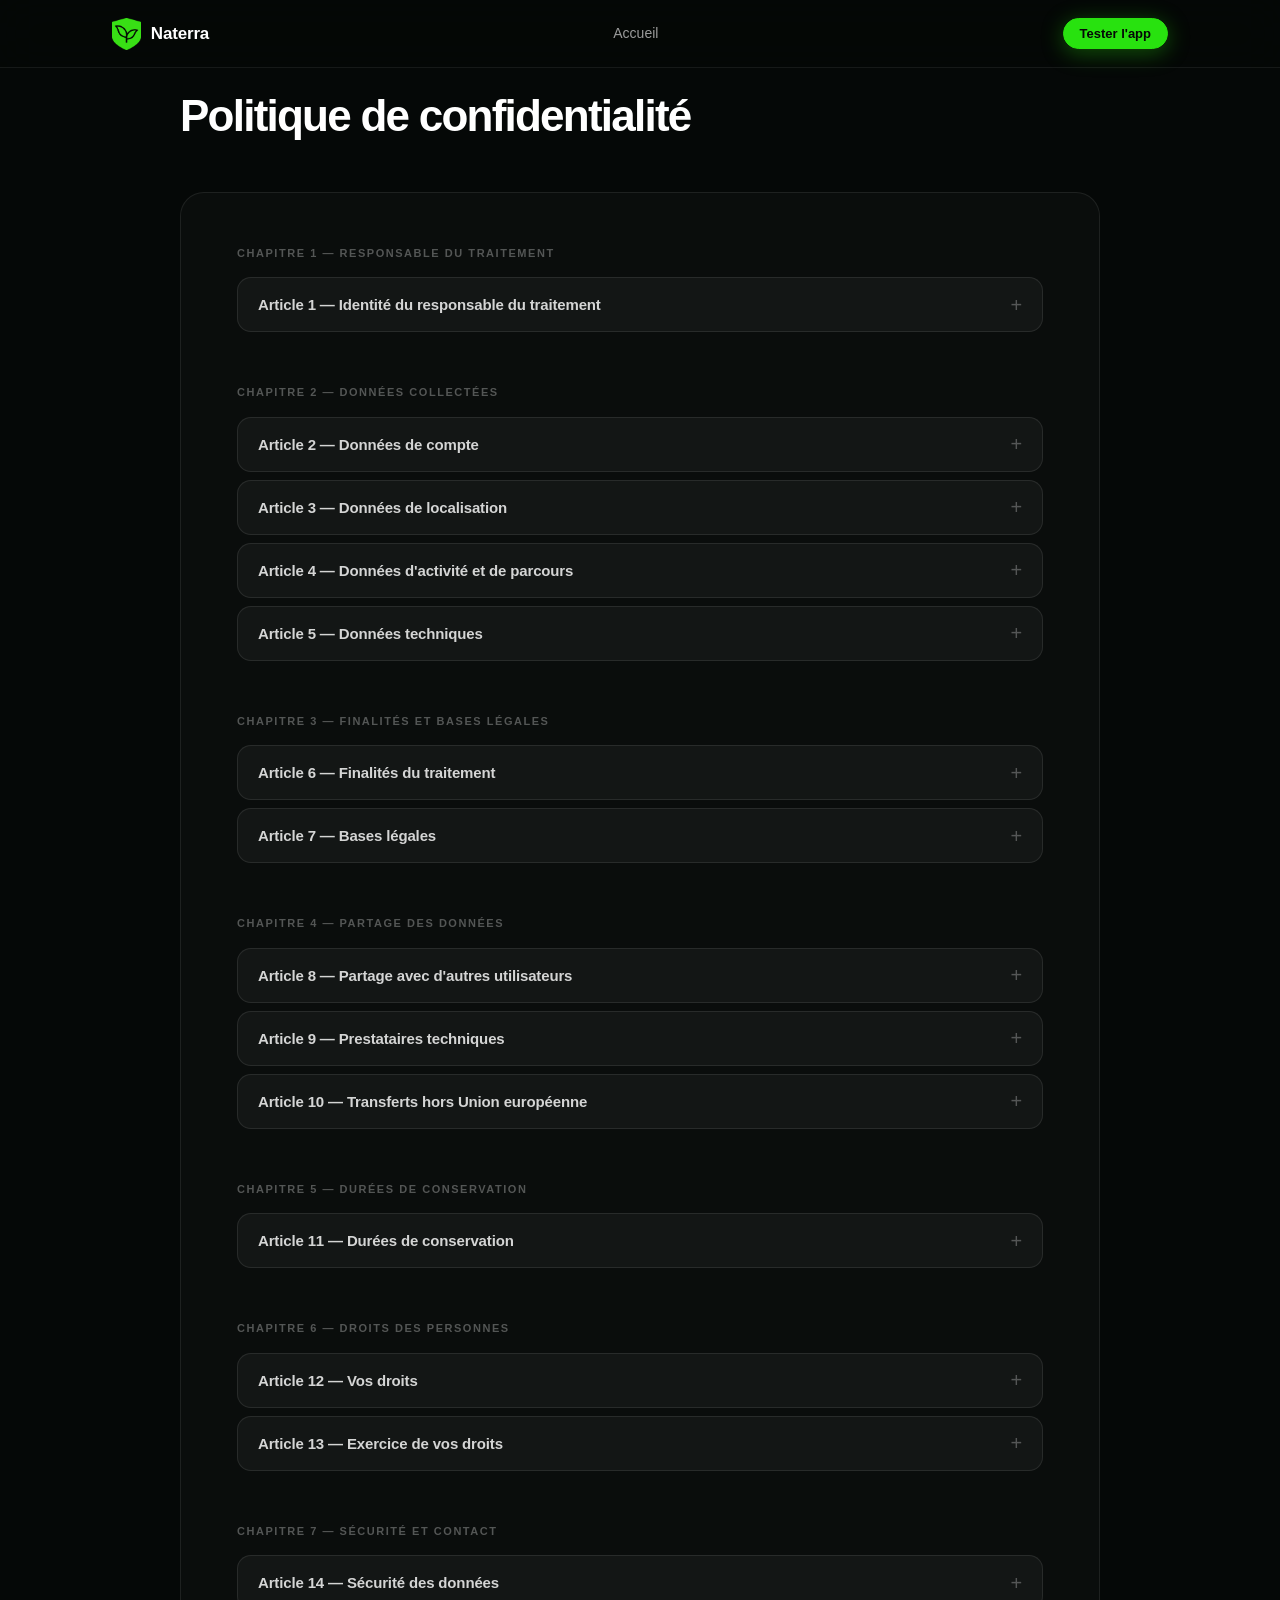
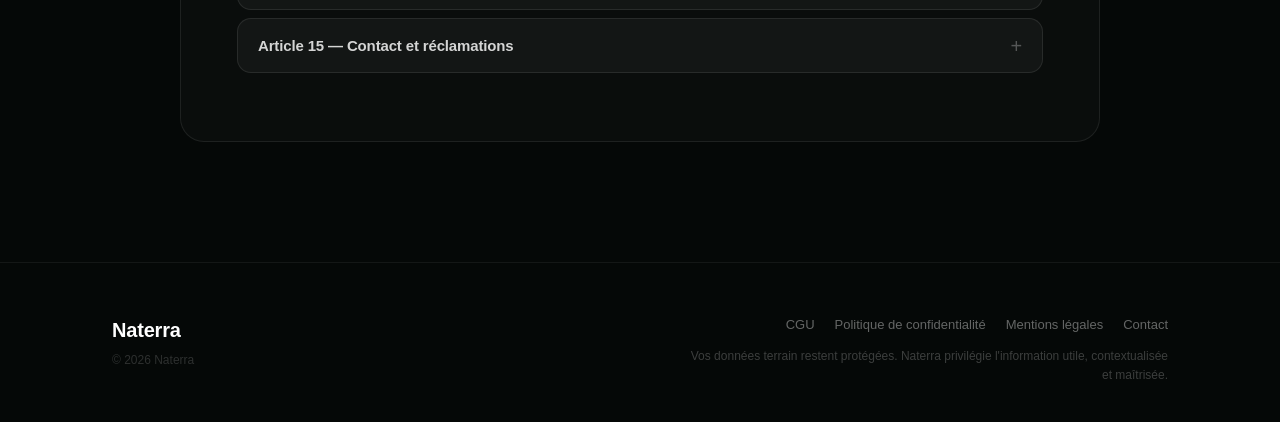
<file: politique-confidentialite.html>
<!DOCTYPE html>
<html lang="fr">
<head>
  <meta charset="UTF-8" />
  <title>Politique de confidentialité — Naterra</title>
  <meta name="description" content="Politique de confidentialité de l'application mobile Naterra." />
  <meta name="viewport" content="width=device-width, initial-scale=1" />
  <link rel="stylesheet" href="./styles.css" />
  <link rel="icon" type="image/png" href="./assets/20260316_Logo%20Green_No%20Text.png" />
</head>
<body>

<header class="nt-header">
  <div class="nt-header__inner">
    <a href="./" class="nt-brand">
      <img src="./assets/20260316_Logo%20Green_No%20Text.png" alt="Naterra" class="nt-brand__img" onerror="this.style.display='none'" />
      <span class="nt-brand__name">Naterra</span>
    </a>
    <nav class="nt-nav">
      <a href="./" class="nt-nav__link">Accueil</a>
    </nav>
    <a href="https://testflight.apple.com/v1/app/6757225894?build=210567664" class="nt-btn nt-btn--green nt-btn--sm" target="_blank" rel="noopener noreferrer">Tester l'app</a>
  </div>
</header>

<main>
<section class="nt-legal">
  <div class="nt-container">

    <div class="nt-legal__head">
      <h1 class="nt-legal__title">Politique de confidentialité</h1>
    </div>

    <div class="nt-legal-panel">

    <!-- ======================================================
         CHAPITRE 1 — RESPONSABLE DU TRAITEMENT
         ====================================================== -->
    <h2 class="nt-legal__chapter">Chapitre 1 — Responsable du traitement</h2>

    <details class="nt-legal-item">
      <summary>Article 1 — Identité du responsable du traitement</summary>
      <div class="nt-legal-answer">
        <p>Le responsable du traitement des données personnelles collectées via l'application Naterra est :</p>
        <p>[Dénomination sociale], [forme juridique], immatriculée sous le numéro [SIREN], dont le siège social est situé [adresse complète].</p>
        <p>Contact : <a href="mailto:hello@naterra.io" style="color: #28e20f;">hello[at]naterra.io</a></p>
      </div>
    </details>

    <!-- ======================================================
         CHAPITRE 2 — DONNÉES COLLECTÉES
         ====================================================== -->
    <h2 class="nt-legal__chapter">Chapitre 2 — Données collectées</h2>

    <details class="nt-legal-item">
      <summary>Article 2 — Données de compte</summary>
      <div class="nt-legal-answer">
        <p>Lors de la création d'un compte Naterra, les données suivantes sont collectées :</p>
        <ul>
          <li>Adresse e-mail ;</li>
          <li>Pseudonyme ou prénom utilisé dans l'application ;</li>
          <li>Mot de passe (stocké sous forme hachée) ;</li>
          <li>Date d'inscription.</li>
        </ul>
        <p>Ces données sont nécessaires à l'accès au service et à la gestion du compte utilisateur.</p>
      </div>
    </details>

    <details class="nt-legal-item">
      <summary>Article 3 — Données de localisation</summary>
      <div class="nt-legal-answer">
        <p>Naterra collecte des données de localisation (position GPS) pour fournir ses fonctionnalités principales : cartographie, navigation, suivi d'activité, alertes de proximité et participation à des activités live.</p>
        <p>La localisation n'est utilisée qu'avec le consentement de l'utilisateur et conformément aux autorisations accordées via les paramètres de son terminal.</p>
        <p>Par défaut, la position de l'utilisateur n'est pas visible par les autres utilisateurs. Elle peut être partagée uniquement dans des contextes spécifiques et choisis par l'utilisateur : activité en live, chasse organisée, partage avec un groupe.</p>
        <p>Naterra ne collecte pas la localisation en arrière-plan sans que l'utilisateur en soit informé et sans autorisation explicite.</p>
      </div>
    </details>

    <details class="nt-legal-item">
      <summary>Article 4 — Données d'activité et de parcours</summary>
      <div class="nt-legal-answer">
        <p>Lorsque l'utilisateur utilise les fonctionnalités d'activité de Naterra, les données suivantes peuvent être collectées :</p>
        <ul>
          <li>Traces GPS des parcours réalisés ;</li>
          <li>Points d'intérêt, zones et signalements créés ;</li>
          <li>Itinéraires générés ou importés ;</li>
          <li>Informations relatives aux activités organisées ou suivies ;</li>
          <li>Commentaires, photos ou descriptions ajoutés.</li>
        </ul>
        <p>Ces données permettent de fournir le service, d'améliorer les fonctionnalités de l'application et, sous forme anonymisée ou agrégée, d'enrichir la cartographie et la bibliothèque de parcours. Les conditions d'utilisation de ces données sont précisées aux Articles 16 à 19 des CGU.</p>
      </div>
    </details>

    <details class="nt-legal-item">
      <summary>Article 5 — Données techniques</summary>
      <div class="nt-legal-answer">
        <p>Naterra collecte automatiquement certaines données techniques nécessaires au bon fonctionnement du service :</p>
        <ul>
          <li>Identifiant technique de l'appareil ;</li>
          <li>Version de l'application et du système d'exploitation ;</li>
          <li>Journaux de connexion et d'activité ;</li>
          <li>Informations relatives aux erreurs et incidents techniques ;</li>
          <li>Données de performance de l'application.</li>
        </ul>
        <p>Ces données sont utilisées pour assurer la sécurité du service, détecter les anomalies, améliorer la performance et prévenir les abus.</p>
      </div>
    </details>

    <!-- ======================================================
         CHAPITRE 3 — FINALITÉS ET BASES LÉGALES
         ====================================================== -->
    <h2 class="nt-legal__chapter">Chapitre 3 — Finalités et bases légales</h2>

    <details class="nt-legal-item">
      <summary>Article 6 — Finalités du traitement</summary>
      <div class="nt-legal-answer">
        <p>Les données personnelles sont traitées aux fins suivantes :</p>
        <ul>
          <li>Fourniture et fonctionnement du service Naterra ;</li>
          <li>Gestion du compte utilisateur et authentification ;</li>
          <li>Navigation, cartographie et génération d'itinéraires ;</li>
          <li>Suivi et organisation d'activités de plein air ;</li>
          <li>Diffusion d'alertes et de signalements pertinents ;</li>
          <li>Amélioration des fonctionnalités de l'application ;</li>
          <li>Prévention des abus, sécurité du service et défense des droits de Naterra ;</li>
          <li>Respect des obligations légales applicables.</li>
        </ul>
      </div>
    </details>

    <details class="nt-legal-item">
      <summary>Article 7 — Bases légales</summary>
      <div class="nt-legal-answer">
        <p>Le traitement des données personnelles repose sur les bases légales suivantes :</p>
        <ul>
          <li><strong>Exécution du contrat :</strong> traitement nécessaire à la fourniture du service et à la gestion du compte utilisateur ;</li>
          <li><strong>Consentement :</strong> notamment pour la collecte de données de localisation et certaines fonctionnalités optionnelles ;</li>
          <li><strong>Intérêt légitime :</strong> amélioration du service, sécurité, prévention des abus ;</li>
          <li><strong>Obligation légale :</strong> conservation de certaines données imposée par la réglementation applicable.</li>
        </ul>
      </div>
    </details>

    <!-- ======================================================
         CHAPITRE 4 — PARTAGE DES DONNÉES
         ====================================================== -->
    <h2 class="nt-legal__chapter">Chapitre 4 — Partage des données</h2>

    <details class="nt-legal-item">
      <summary>Article 8 — Partage avec d'autres utilisateurs</summary>
      <div class="nt-legal-answer">
        <p>Certaines informations peuvent être rendues visibles par d'autres utilisateurs de Naterra selon les paramètres définis et les fonctionnalités utilisées :</p>
        <ul>
          <li>Pseudonyme ou prénom dans le cadre d'une activité partagée ;</li>
          <li>Position en temps réel lors d'une activité live, avec l'accord de l'utilisateur ;</li>
          <li>Signalements et points d'intérêt publiés selon leur paramètre de visibilité ;</li>
          <li>Informations relatives à une activité organisée, visibles des participants.</li>
        </ul>
        <p>L'utilisateur conserve le contrôle de la visibilité de ses informations dans les paramètres de l'application.</p>
      </div>
    </details>

    <details class="nt-legal-item">
      <summary>Article 9 — Prestataires techniques</summary>
      <div class="nt-legal-answer">
        <p>Naterra fait appel à des prestataires techniques pour assurer le fonctionnement de l'application, notamment en matière d'hébergement, de cartographie, de géolocalisation, de calcul d'itinéraires, d'analyse technique et de sécurité.</p>
        <p>Ces prestataires agissent en qualité de sous-traitants au sens du RGPD et sont contractuellement tenus de respecter les obligations en matière de protection des données personnelles.</p>
        <p>La liste des principaux sous-traitants peut être communiquée sur demande adressée à <a href="mailto:hello@naterra.io" style="color: #28e20f;">hello[at]naterra.io</a>.</p>
      </div>
    </details>

    <details class="nt-legal-item">
      <summary>Article 10 — Transferts hors Union européenne</summary>
      <div class="nt-legal-answer">
        <p>Certains prestataires techniques de Naterra peuvent être établis ou héberger des données en dehors de l'Union européenne. Dans ce cas, Naterra s'assure que des garanties appropriées sont mises en place conformément aux exigences du RGPD, notamment par le recours à des clauses contractuelles types approuvées par la Commission européenne.</p>
      </div>
    </details>

    <!-- ======================================================
         CHAPITRE 5 — DURÉES DE CONSERVATION
         ====================================================== -->
    <h2 class="nt-legal__chapter">Chapitre 5 — Durées de conservation</h2>

    <details class="nt-legal-item">
      <summary>Article 11 — Durées de conservation</summary>
      <div class="nt-legal-answer">
        <p>Les données personnelles sont conservées pour la durée nécessaire aux finalités pour lesquelles elles ont été collectées :</p>
        <ul>
          <li><strong>Données de compte :</strong> conservées pendant la durée d'activité du compte, puis supprimées ou anonymisées dans un délai raisonnable après suppression du compte ;</li>
          <li><strong>Données de localisation actives :</strong> non conservées au-delà de la session d'activité sauf choix explicite de l'utilisateur ;</li>
          <li><strong>Traces d'activité :</strong> conservées selon les paramètres du compte et les choix de l'utilisateur ;</li>
          <li><strong>Données techniques et journaux :</strong> conservées pour une durée limitée nécessaire à la sécurité et à la résolution d'incidents ;</li>
          <li><strong>Données nécessaires au respect d'obligations légales :</strong> conservées pour la durée imposée par la réglementation applicable.</li>
        </ul>
      </div>
    </details>

    <!-- ======================================================
         CHAPITRE 6 — DROITS DES PERSONNES
         ====================================================== -->
    <h2 class="nt-legal__chapter">Chapitre 6 — Droits des personnes</h2>

    <details class="nt-legal-item">
      <summary>Article 12 — Vos droits</summary>
      <div class="nt-legal-answer">
        <p>Conformément au Règlement général sur la protection des données (RGPD) et à la loi Informatique et Libertés, vous disposez des droits suivants concernant vos données personnelles :</p>
        <ul>
          <li><strong>Droit d'accès :</strong> obtenir la confirmation que vos données sont traitées et en obtenir une copie ;</li>
          <li><strong>Droit de rectification :</strong> faire corriger des données inexactes ou incomplètes ;</li>
          <li><strong>Droit à l'effacement :</strong> demander la suppression de vos données dans les conditions prévues par la réglementation ;</li>
          <li><strong>Droit à la limitation du traitement ;</strong></li>
          <li><strong>Droit à la portabilité :</strong> recevoir vos données dans un format structuré et les transmettre à un autre responsable ;</li>
          <li><strong>Droit d'opposition :</strong> vous opposer à certains traitements fondés sur l'intérêt légitime ;</li>
          <li><strong>Droit de retirer votre consentement</strong> à tout moment, sans que cela affecte la licéité des traitements effectués avant ce retrait.</li>
        </ul>
      </div>
    </details>

    <details class="nt-legal-item">
      <summary>Article 13 — Exercice de vos droits</summary>
      <div class="nt-legal-answer">
        <p>Pour exercer vos droits, vous pouvez :</p>
        <ul>
          <li>Utiliser les paramètres de votre compte dans l'application Naterra ;</li>
          <li>Adresser une demande à <a href="mailto:hello@naterra.io" style="color: #28e20f;">hello[at]naterra.io</a>.</li>
        </ul>
        <p>Naterra s'engage à répondre à votre demande dans un délai d'un mois, conformément à la réglementation applicable.</p>
        <p>En cas de réponse insatisfaisante, vous disposez du droit d'introduire une réclamation auprès de la Commission Nationale de l'Informatique et des Libertés (CNIL) : <a href="https://www.cnil.fr" target="_blank" rel="noopener noreferrer" style="color: #28e20f;">www.cnil.fr</a>.</p>
      </div>
    </details>

    <!-- ======================================================
         CHAPITRE 7 — SÉCURITÉ ET CONTACT
         ====================================================== -->
    <h2 class="nt-legal__chapter">Chapitre 7 — Sécurité et contact</h2>

    <details class="nt-legal-item">
      <summary>Article 14 — Sécurité des données</summary>
      <div class="nt-legal-answer">
        <p>Naterra met en œuvre des mesures techniques et organisationnelles appropriées pour protéger les données personnelles contre tout accès non autorisé, perte, altération ou divulgation.</p>
        <p>Ces mesures comprennent notamment le chiffrement des données en transit, le contrôle des accès, la surveillance des incidents et la mise à jour régulière des composants de sécurité.</p>
        <p>En cas de violation de données à caractère personnel susceptible d'engendrer un risque élevé pour les droits et libertés des personnes concernées, Naterra informera les utilisateurs concernés dans les conditions prévues par le RGPD.</p>
      </div>
    </details>

    <details class="nt-legal-item">
      <summary>Article 15 — Contact et réclamations</summary>
      <div class="nt-legal-answer">
        <p>Pour toute question relative à la présente politique de confidentialité ou au traitement de vos données personnelles, vous pouvez contacter Naterra à l'adresse suivante : <a href="mailto:hello@naterra.io" style="color: #28e20f;">hello[at]naterra.io</a></p>
        <p>En cas de réclamation non résolue, vous pouvez saisir la CNIL : <a href="https://www.cnil.fr" target="_blank" rel="noopener noreferrer" style="color: #28e20f;">www.cnil.fr</a>.</p>
      </div>
    </details>

    <!-- ======================================================
         ANNEXE
         ====================================================== -->

    </div><!-- /.nt-legal-panel -->

  </div>
</section>
</main>

<footer class="nt-footer">
  <div class="nt-container nt-footer__inner">
    <div class="nt-footer__left">
      <a href="./" class="nt-footer__brand" style="text-decoration: none;">Naterra</a>

      <p class="nt-footer__copy">© 2026 Naterra</p>
    </div>
    <div class="nt-footer__right">
      <nav class="nt-footer__nav">
        <a href="./cgu.html" class="nt-footer__link">CGU</a>
        <a href="./politique-confidentialite.html" class="nt-footer__link">Politique de confidentialité</a>
        <a href="./mentions-legales.html" class="nt-footer__link">Mentions légales</a>
        <a href="mailto:hello@naterra.io?subject=Contact%20Naterra" class="nt-footer__link">Contact</a>
      </nav>
      <p class="nt-footer__mention">Vos données terrain restent protégées. Naterra privilégie l'information utile, contextualisée et maîtrisée.</p>
    </div>
  </div>
</footer>

</body>
</html>
</file>
<file: styles.css>
/* ================================================================
   NATERRA — styles.css
   ================================================================ */

/* ================================================================
   TOKENS
   ================================================================ */
:root {
  /* Palette officielle */
  --nt-black:        #050807;
  --nt-green:        #28e20f;
  --nt-forest:       #12351f;
  --nt-white:        #ffffff;
  --nt-bg:           #f4f6f3;
  --nt-gray:         #5f6863;

  /* Dérivées */
  --nt-green-dim:    rgba(40, 226, 15, 0.14);
  --nt-green-glow:   rgba(40, 226, 15, 0.30);
  --nt-glass:        rgba(5, 8, 7, 0.76);
  --nt-glass-border: rgba(255, 255, 255, 0.10);
  --nt-surface-dark: #0c1510;

  /* Couleurs de statut */
  --nt-red:          #e03030;
  --nt-red-dim:      rgba(224, 48, 48, 0.14);
  --nt-amber:        #d97706;
  --nt-amber-dim:    rgba(217, 119, 6, 0.14);
  --nt-blue:         #2563eb;
  --nt-blue-dim:     rgba(37, 99, 235, 0.14);
  --nt-teal:         #0d9488;
  --nt-teal-dim:     rgba(13, 148, 136, 0.14);

  /* Radii */
  --r-sm:   10px;
  --r-md:   16px;
  --r-lg:   24px;
  --r-xl:   32px;
  --r-2xl:  40px;
  --r-pill: 999px;

  /* Ombres */
  --sh-sm:    0 2px 8px  rgba(0,0,0,0.10);
  --sh-md:    0 8px 28px rgba(0,0,0,0.16);
  --sh-lg:    0 20px 60px rgba(0,0,0,0.28);
  --sh-green: 0 4px 22px rgba(40,226,15,0.35);

  /* Layout */
  --shell:    1100px;
  --header-h: 68px;
}

/* ================================================================
   RESET
   ================================================================ */
*, *::before, *::after {
  box-sizing: border-box;
  margin: 0;
  padding: 0;
}

html {
  scroll-behavior: smooth;
}

html, body {
  overflow-x: hidden;
}

body {
  font-family: 'Roboto', Arial, sans-serif;
  background: var(--nt-bg);
  color: var(--nt-black);
  -webkit-font-smoothing: antialiased;
  -moz-osx-font-smoothing: grayscale;
  line-height: 1.5;
  font-size: 16px;
}

img {
  display: block;
  max-width: 100%;
}

button {
  font-family: inherit;
}

/* ================================================================
   CONTAINER
   ================================================================ */
.nt-container {
  max-width: var(--shell);
  margin: 0 auto;
  padding: 0 22px;
}

/* ================================================================
   BOUTONS
   ================================================================ */
.nt-btn {
  display: inline-flex;
  align-items: center;
  justify-content: center;
  font-family: 'Roboto', Arial, sans-serif;
  font-size: 14px;
  font-weight: 600;
  border-radius: var(--r-pill);
  border: 1.5px solid transparent;
  padding: 11px 22px;
  text-decoration: none;
  cursor: pointer;
  transition: background 0.14s, box-shadow 0.14s, transform 0.12s, opacity 0.14s;
  white-space: nowrap;
  line-height: 1;
}

.nt-btn--sm  { padding: 8px 16px;  font-size: 13px; }
.nt-btn--lg  { padding: 14px 28px; font-size: 15px; }

.nt-btn--green {
  background: var(--nt-green);
  color: var(--nt-black);
  border-color: var(--nt-green);
  box-shadow: var(--sh-green);
}
.nt-btn--green:hover {
  background: #1fd400;
  transform: translateY(-1px);
  box-shadow: 0 6px 28px rgba(40,226,15,0.45);
}

.nt-btn--ghost-white {
  background: rgba(255,255,255,0.08);
  color: var(--nt-white);
  border-color: rgba(255,255,255,0.20);
}
.nt-btn--ghost-white:hover {
  background: rgba(255,255,255,0.14);
}

.nt-btn--outline-white {
  background: transparent;
  color: var(--nt-white);
  border-color: rgba(255,255,255,0.32);
}
.nt-btn--outline-white:hover {
  background: rgba(255,255,255,0.08);
}

.nt-btn--white {
  background: #fff;
  color: var(--nt-black);
  border-color: #fff;
}
.nt-btn--white:hover {
  background: rgba(255,255,255,0.88);
  transform: translateY(-1px);
}

.nt-btn[disabled],
.nt-btn[aria-disabled="true"] {
  opacity: 0.38;
  cursor: not-allowed;
  pointer-events: none;
}

/* ================================================================
   BADGE / EYEBROW
   ================================================================ */
.nt-badge {
  display: inline-flex;
  align-items: center;
  background: var(--nt-green-dim);
  border: 1px solid rgba(40,226,15,0.25);
  color: var(--nt-green);
  font-size: 12px;
  font-weight: 700;
  letter-spacing: 0.03em;
  padding: 5px 13px;
  border-radius: var(--r-pill);
  margin-bottom: 22px;
}

.nt-eyebrow {
  display: block;
  font-size: 11px;
  font-weight: 700;
  letter-spacing: 0.14em;
  text-transform: uppercase;
  color: var(--nt-gray);
  margin-bottom: 12px;
}
.nt-eyebrow--green { color: var(--nt-green); }

/* ================================================================
   HEADER
   ================================================================ */
.nt-header {
  position: fixed;
  top: 0;
  left: 0;
  right: 0;
  z-index: 200;
  height: var(--header-h);
  background: rgba(5, 8, 7, 0.84);
  backdrop-filter: blur(20px);
  -webkit-backdrop-filter: blur(20px);
  border-bottom: 1px solid rgba(255,255,255,0.07);
}

.nt-header__inner {
  max-width: var(--shell);
  margin: 0 auto;
  padding: 0 22px;
  height: 100%;
  display: flex;
  align-items: center;
  justify-content: space-between;
  gap: 16px;
}

.nt-brand {
  display: flex;
  align-items: center;
  gap: 10px;
  text-decoration: none;
  flex-shrink: 0;
}

.nt-brand__img {
  height: 32px;
  width: auto;
}

.nt-brand__name {
  font-size: 17px;
  font-weight: 700;
  color: var(--nt-white);
  letter-spacing: -0.01em;
}

.nt-nav {
  display: none;
  gap: 28px;
}

.nt-nav__link {
  font-size: 14px;
  font-weight: 500;
  color: rgba(255,255,255,0.60);
  text-decoration: none;
  transition: color 0.12s;
}
.nt-nav__link:hover { color: var(--nt-white); }

/* ================================================================
   HERO
   ================================================================ */
.nt-hero {
  position: relative;
  min-height: 100vh;
  min-height: max(100vh, 760px);
  padding-top: var(--header-h);
  background-color: var(--nt-black); /* fallback si image absente */
  background-image: url('./assets/hero-nature.jpg');
  background-size: cover;
  background-position: center;
  display: flex;
  align-items: center;
  overflow: hidden;
}

/* Overlay sombre + grille topographique (empilés sur la photo) */
.nt-hero::before {
  content: '';
  position: absolute;
  inset: 0;
  background-image:
    /* Grille très subtile au-dessus */
    linear-gradient(rgba(40,226,15,0.018) 1px, transparent 1px),
    linear-gradient(90deg, rgba(40,226,15,0.018) 1px, transparent 1px),
    /* Overlay principal : sombre avec légère profondeur vert forêt */
    linear-gradient(160deg, rgba(5,8,7,0.66) 0%, rgba(8,24,14,0.54) 50%, rgba(5,8,7,0.62) 100%);
  background-size: 44px 44px, 44px 44px, 100% 100%;
  pointer-events: none;
}

.nt-hero__inner {
  position: relative;
  z-index: 1;
  width: 100%;
  display: grid;
  grid-template-columns: 1fr;
  gap: 56px;
  align-items: center;
  padding-top: 52px;
  padding-bottom: 64px;
}

/* Contenu texte */
.nt-hero__content {
  color: var(--nt-white);
  max-width: 540px;
}

.nt-hero__title {
  font-size: clamp(46px, 7vw, 72px);
  font-weight: 700;
  line-height: 1.07;
  letter-spacing: -0.03em;
  color: var(--nt-white);
  margin-bottom: 16px;
  text-shadow: 0 4px 28px rgba(0,0,0,0.45);
}

.nt-hero__tagline {
  font-size: clamp(17px, 2.5vw, 21px);
  font-weight: 600;
  color: var(--nt-green);
  margin-bottom: 12px;
  letter-spacing: -0.01em;
}

.nt-hero__body {
  font-size: 16px;
  line-height: 1.65;
  color: rgba(255,255,255,0.60);
  margin-bottom: 32px;
  max-width: 420px;
}

.nt-hero__actions {
  display: flex;
  flex-wrap: wrap;
  gap: 12px;
  margin-bottom: 20px;
}

.nt-hero__footnote {
  font-size: 13px;
  color: rgba(255,255,255,0.30);
  line-height: 1.5;
}

/* ================================================================
   HERO SHOWCASE (iPhone + floating cards)
   ================================================================ */
.nt-hero__showcase {
  position: relative;
  display: flex;
  justify-content: center;
  align-items: center;
  padding: 40px 60px;
}

/* ================================================================
   iPHONE MOCKUP
   ================================================================ */
.nt-iphone {
  position: relative;
  z-index: 2;
}

/* Halo vert derrière le téléphone */
.nt-iphone::before {
  content: '';
  position: absolute;
  width: 130%;
  height: 55%;
  background: radial-gradient(ellipse, rgba(40,226,15,0.10) 0%, transparent 70%);
  top: 22%;
  left: -15%;
  z-index: -1;
  pointer-events: none;
}

.nt-iphone__frame {
  width: 252px;
  background: linear-gradient(155deg, #181e18 0%, #0c1010 100%);
  border-radius: 44px;
  padding: 12px;
  box-shadow:
    0 0 0 1px rgba(255,255,255,0.08),
    0 0 0 2.5px rgba(0,0,0,0.45),
    0 40px 90px rgba(0,0,0,0.65);
}

.nt-iphone__island {
  width: 86px;
  height: 27px;
  background: #000;
  border-radius: var(--r-pill);
  margin: 0 auto 8px;
}

.nt-iphone__screen {
  border-radius: 32px;
  overflow: hidden;
  height: 460px;
  position: relative;
}

/* ================================================================
   MAP (dans l'iPhone)
   ================================================================ */
.nt-map {
  width: 100%;
  height: 100%;
  background:
    radial-gradient(circle at 28% 38%, #2d6040 0%, transparent 48%),
    radial-gradient(circle at 68% 62%, #1f4a2c 0%, transparent 45%),
    linear-gradient(158deg, #0e2c19 0%, #1c4829 45%, #102c1c 100%);
  position: relative;
  overflow: hidden;
}

/* Lignes topographiques */
.nt-map__ring {
  position: absolute;
  border-radius: 50%;
  border: 1px solid rgba(40,226,15,0.11);
  transform: translate(-50%, -50%);
}
.nt-map__ring--1 { width: 290px; height: 240px; top: 48%; left: 46%; }
.nt-map__ring--2 { width: 195px; height: 160px; top: 46%; left: 44%; }
.nt-map__ring--3 { width: 108px; height: 88px;  top: 44%; left: 42%; }

/* Tracé sentier */
.nt-map__trail {
  position: absolute;
  width: 52%;
  height: 2px;
  background: linear-gradient(90deg, transparent, rgba(40,226,15,0.48), rgba(40,226,15,0.28), transparent);
  top: 55%;
  left: 24%;
  border-radius: 2px;
  transform: rotate(-11deg);
}

/* Barre supérieure glass */
.nt-map__topbar {
  position: absolute;
  top: 10px;
  left: 10px;
  right: 10px;
  background: var(--nt-glass);
  backdrop-filter: blur(14px);
  -webkit-backdrop-filter: blur(14px);
  border: 1px solid var(--nt-glass-border);
  border-radius: 13px;
  padding: 9px 13px;
  display: flex;
  justify-content: space-between;
  align-items: center;
  z-index: 4;
}

.nt-map__topbar-label {
  font-size: 13px;
  font-weight: 700;
  color: var(--nt-white);
}

.nt-map__topbar-pill {
  font-size: 10px;
  font-weight: 700;
  background: var(--nt-green-dim);
  color: var(--nt-green);
  border: 1px solid rgba(40,226,15,0.22);
  padding: 3px 9px;
  border-radius: var(--r-pill);
}

/* Pins */
.nt-pin {
  position: absolute;
  width: 13px;
  height: 13px;
  border-radius: 50%;
  border: 2.5px solid rgba(255,255,255,0.92);
  transform: translate(-50%, -50%);
  z-index: 3;
}
.nt-pin::after {
  content: '';
  position: absolute;
  inset: -5px;
  border-radius: 50%;
  background: inherit;
  opacity: 0.22;
}
.nt-pin--green { background: var(--nt-green); }
.nt-pin--red   { background: var(--nt-red); }
.nt-pin--amber { background: var(--nt-amber); }

/* Bottom sheet */
.nt-map__sheet {
  position: absolute;
  bottom: 0;
  left: 0;
  right: 0;
  background: rgba(7, 11, 8, 0.93);
  backdrop-filter: blur(20px);
  -webkit-backdrop-filter: blur(20px);
  border-top: 1px solid rgba(255,255,255,0.08);
  border-top-left-radius: 22px;
  border-top-right-radius: 22px;
  padding: 10px 18px 22px;
  z-index: 5;
}

.nt-map__sheet-handle {
  width: 34px;
  height: 4px;
  background: rgba(255,255,255,0.18);
  border-radius: var(--r-pill);
  margin: 0 auto 12px;
}

.nt-map__sheet-tag {
  display: inline-block;
  font-size: 10px;
  font-weight: 700;
  letter-spacing: 0.07em;
  text-transform: uppercase;
  background: var(--nt-green-dim);
  color: var(--nt-green);
  padding: 3px 9px;
  border-radius: var(--r-pill);
  margin-bottom: 8px;
}

.nt-map__sheet-title {
  font-size: 16px;
  font-weight: 700;
  color: var(--nt-white);
  margin-bottom: 4px;
}

.nt-map__sheet-meta {
  font-size: 12px;
  color: rgba(255,255,255,0.42);
}

/* ================================================================
   FLOATING CARDS (autour du mockup)
   ================================================================ */
.nt-float-card {
  display: none; /* affiché en desktop via media query */
  position: absolute;
  background: rgba(255,255,255,0.97);
  border: 1px solid rgba(0,0,0,0.07);
  border-radius: var(--r-lg);
  padding: 14px 16px;
  box-shadow: var(--sh-md);
  width: 188px;
  z-index: 3;
  gap: 10px;
  align-items: flex-start;
}

.nt-float-card__dot {
  width: 10px;
  height: 10px;
  border-radius: 50%;
  flex-shrink: 0;
  margin-top: 3px;
}
.nt-float-card__dot--green { background: var(--nt-green); box-shadow: 0 0 0 3px rgba(40,226,15,0.18); }
.nt-float-card__dot--blue  { background: var(--nt-blue);  box-shadow: 0 0 0 3px rgba(37,99,235,0.18); }

.nt-float-card__title {
  font-size: 13px;
  font-weight: 700;
  color: var(--nt-black);
  margin-bottom: 3px;
}

.nt-float-card__text {
  font-size: 12px;
  color: var(--nt-gray);
  line-height: 1.4;
}

.nt-float-card--1 { top: 20%; left: -8px; }
.nt-float-card--2 { bottom: 22%; right: -8px; }

/* ================================================================
   SECTIONS — base
   ================================================================ */
.nt-section {
  padding: 88px 0;
}

.nt-section--light { background: var(--nt-bg); }
.nt-section--dark  { background: var(--nt-black); }

.nt-section__head {
  max-width: 620px;
  margin-bottom: 48px;
}

.nt-section__title {
  font-size: clamp(26px, 3.8vw, 40px);
  font-weight: 700;
  letter-spacing: -0.025em;
  line-height: 1.1;
  color: var(--nt-black);
  margin-bottom: 14px;
}
.nt-section__title--white { color: var(--nt-white); }

.nt-section__body {
  font-size: 15px;
  line-height: 1.7;
  color: var(--nt-gray);
  max-width: 500px;
}
.nt-section__body--muted { color: rgba(255,255,255,0.48); }

/* ================================================================
   SECTION EXPLORER
   ================================================================ */
/* ================================================================
   EXPLORER — intro + 6 cards
   ================================================================ */
.nt-explorer {
  background: #f4f6f3;
  padding: 96px 0 80px;
}

.nt-explorer__intro {
  max-width: 1060px;
  text-align: center;
}

.nt-explorer__eyebrow {
  display: block;
  font-size: 11px;
  font-weight: 700;
  letter-spacing: 0.15em;
  text-transform: uppercase;
  color: var(--nt-green);
  margin-bottom: 18px;
}

.nt-explorer__title {
  font-size: clamp(32px, 5vw, 52px);
  font-weight: 700;
  letter-spacing: -0.03em;
  line-height: 1.08;
  color: var(--nt-black);
  margin-bottom: 20px;
}

.nt-explorer__text {
  font-size: 16px;
  line-height: 1.7;
  color: var(--nt-gray);
  max-width: 680px;
  margin: 0 auto;
}

.nt-explorer__cards {
  display: grid;
  grid-template-columns: 1fr;
  gap: 18px;
  margin-top: 52px;
}

.nt-explorer-card {
  overflow: hidden;
  border-radius: 30px;
  background: rgba(255,255,255,0.88);
  border: 1px solid rgba(18,53,31,0.10);
  box-shadow: 0 22px 60px rgba(5,8,7,0.10);
  display: flex;
  flex-direction: column;
  min-height: 360px;
  transition: box-shadow 0.18s, transform 0.18s;
}
.nt-explorer-card:hover {
  box-shadow: 0 28px 72px rgba(5,8,7,0.15);
  transform: translateY(-3px);
}

.nt-explorer-card__media {
  position: relative;
  height: 210px;
  overflow: hidden;
  background: #d4dbd2;
  flex-shrink: 0;
}
.nt-explorer-card__media::after {
  content: "";
  position: absolute;
  inset: 0;
  background: linear-gradient(180deg, rgba(5,8,7,0.02) 0%, rgba(5,8,7,0.18) 100%);
  pointer-events: none;
}
.nt-explorer-card__media img {
  width: 100%;
  height: 100%;
  object-fit: cover;
  display: block;
  transform: scale(1.01);
}

.nt-explorer-card__body {
  padding: 26px 26px 30px;
  flex: 1;
}

.nt-explorer-card__title {
  margin: 0 0 10px;
  color: var(--nt-black);
  font-size: 20px;
  font-weight: 800;
  letter-spacing: -0.02em;
}

.nt-explorer-card__text {
  margin: 0;
  color: var(--nt-gray);
  font-size: 15px;
  line-height: 1.55;
}

/* ================================================================
   EXPLORER VISUAL — forêt + iPhone
   ================================================================ */
.nt-explorer-visual {
  position: relative;
  min-height: 780px;
  display: flex;
  align-items: center;
  justify-content: center;
  overflow: hidden;
  background-image: url("./assets/explorer-forest.jpg");
  background-size: cover;
  background-position: center;
}

.nt-explorer-visual::before {
  content: "";
  position: absolute;
  inset: 0;
  background: linear-gradient(
    180deg,
    rgba(244,246,243,0.20) 0%,
    rgba(244,246,243,0.08) 45%,
    rgba(244,246,243,0.18) 100%
  );
  z-index: 0;
}

.nt-explorer-visual__phone {
  position: relative;
  z-index: 1;
  width: min(360px, 78vw);
  max-height: 86%;
  object-fit: contain;
  filter: drop-shadow(0 28px 60px rgba(0,0,0,0.35));
}

/* ================================================================
   PRACTICE CAROUSEL
   ================================================================ */
/* ================================================================
   PRATIQUER — carrousel photo
   ================================================================ */
.nt-practice {
  background: #050807;
  color: #ffffff;
  padding: 96px 0;
  overflow: hidden;
}

.nt-practice__header {
  text-align: center;
  max-width: 820px;
  margin: 0 auto 48px;
}

.nt-practice__eyebrow {
  display: block;
  text-transform: uppercase;
  letter-spacing: 0.16em;
  font-size: 11px;
  font-weight: 800;
  color: #28e20f;
  margin-bottom: 18px;
}

.nt-practice__title {
  margin: 0 0 20px;
  font-size: clamp(36px, 6vw, 68px);
  line-height: 0.96;
  letter-spacing: -0.05em;
  color: #ffffff;
}

.nt-practice__text {
  margin: 0;
  color: rgba(255,255,255,0.72);
  font-size: 17px;
  line-height: 1.6;
}

.nt-practice__carousel {
  display: flex;
  gap: 22px;
  overflow-x: auto;
  scroll-snap-type: x mandatory;
  -webkit-overflow-scrolling: touch;
  padding: 8px max(24px, calc((100vw - 1180px) / 2)) 28px;
  scrollbar-width: none;
}
.nt-practice__carousel::-webkit-scrollbar { display: none; }

.nt-practice-card {
  position: relative;
  flex: 0 0 min(330px, 78vw);
  height: 520px;
  border-radius: 34px;
  overflow: hidden;
  scroll-snap-align: center;
  background: #12351f;
  box-shadow: 0 28px 80px rgba(0,0,0,0.35);
  transition: box-shadow 0.18s, transform 0.18s;
}
.nt-practice-card:hover {
  box-shadow: 0 36px 96px rgba(0,0,0,0.45);
  transform: translateY(-4px);
}

.nt-practice-card > * { transform: none; }

.nt-practice-card__image {
  position: absolute;
  inset: 0;
  width: 100%;
  height: 100%;
  object-fit: cover;
  transform: scale(1.03);
  transition: transform 0.4s ease;
}
.nt-practice-card:hover .nt-practice-card__image {
  transform: scale(1.07);
}

.nt-practice-card__overlay {
  position: absolute;
  inset: 0;
  background: linear-gradient(
    180deg,
    rgba(5,8,7,0.02) 0%,
    rgba(5,8,7,0.18) 44%,
    rgba(5,8,7,0.72) 100%
  );
}

.nt-practice-card__content {
  position: absolute;
  left: 0;
  right: 0;
  bottom: 0;
  min-height: 190px;
  padding: 28px;
  z-index: 2;
  display: flex;
  flex-direction: column;
  align-items: flex-start;
  justify-content: flex-start;
}

.nt-practice-card__tag {
  display: inline-flex;
  align-items: center;
  justify-content: center;
  align-self: flex-start;
  white-space: nowrap;
  min-height: 34px;
  padding: 7px 12px;
  border-radius: 999px;
  background: rgba(40,226,15,0.16);
  color: #28e20f;
  font-size: 12px;
  font-weight: 800;
  text-transform: uppercase;
  letter-spacing: 0.08em;
  margin-bottom: 18px;
}

.nt-practice-card__text {
  margin: 0;
  color: rgba(255,255,255,0.86);
  font-size: 16px;
  line-height: 1.48;
  text-shadow: 0 2px 16px rgba(0,0,0,0.45);
}

/* ================================================================
   SIGNAL GRID
   ================================================================ */
/* ================================================================
   SIGNALER — deux colonnes + carrousel automatique CSS
   ================================================================ */
.nt-reports {
  background: #f4f6f3;
  padding: 110px 0;
  overflow: hidden;
}

.nt-reports__layout {
  display: grid;
  grid-template-columns: 1fr;
  gap: 64px;
  align-items: center;
}

.nt-reports__title {
  margin: 16px 0 20px;
  color: #050807;
  font-size: clamp(28px, 4.5vw, 48px);
  font-weight: 900;
  letter-spacing: -0.04em;
  line-height: 1.08;
}

.nt-reports__body {
  margin: 0;
  color: #5f6863;
  font-size: 17px;
  line-height: 1.65;
  max-width: 42ch;
}

.nt-reports__copy {
  align-self: center;
}

.nt-reports-carousel {
  position: relative;
  width: min(420px, 100%);
  height: 640px;
  min-height: 0;
  margin: 0 auto;
  background: transparent;
  box-shadow: none;
  overflow: visible;
}

.nt-reports-carousel::before,
.nt-reports-carousel::after { display: none; }

.nt-report-slide {
  position: absolute;
  inset: 0;
  display: flex;
  flex-direction: column;
  align-items: center;
  justify-content: center;
  opacity: 0;
  transform: translateY(10px);
  animation: ntReportFade 20s infinite;
}

.nt-report-slide::before,
.nt-report-slide::after { display: none; }

.nt-report-slide__stack {
  display: flex;
  flex-direction: column;
  align-items: center;
  gap: 20px;
  width: 100%;
}

.nt-report-slide__image {
  width: min(340px, 74vw);
  max-height: 560px;
  object-fit: contain;
  filter: none;
  display: block;
  margin: 0 auto;
}

.nt-report-slide__caption {
  margin-top: 0;
  text-align: center;
  position: relative;
  z-index: 2;
}

.nt-report-slide__tag {
  display: inline-flex;
  align-items: center;
  justify-content: center;
  padding: 10px 18px;
  border-radius: 999px;
  background: rgba(40, 226, 15, 0.18);
  color: #28e20f;
  border: 1px solid rgba(40, 226, 15, 0.24);
  font-size: 14px;
  font-weight: 900;
  line-height: 1;
  letter-spacing: 0.10em;
  text-transform: uppercase;
  backdrop-filter: blur(10px);
}

.nt-report-slide:nth-child(1) { animation-delay:  0s; }
.nt-report-slide:nth-child(2) { animation-delay:  4s; }
.nt-report-slide:nth-child(3) { animation-delay:  8s; }
.nt-report-slide:nth-child(4) { animation-delay: 12s; }
.nt-report-slide:nth-child(5) { animation-delay: 16s; }

@keyframes ntReportFade {
  0%   { opacity: 0; transform: translateY(10px);  }
  4%   { opacity: 1; transform: translateY(0);     }
  18%  { opacity: 1; transform: translateY(0);     }
  22%  { opacity: 0; transform: translateY(-10px); }
  100% { opacity: 0; transform: translateY(-10px); }
}

@media (prefers-reduced-motion: reduce) {
  .nt-report-slide              { animation: none; opacity: 0; transform: none; }
  .nt-report-slide:nth-child(1) { opacity: 1; }
}

/* ================================================================
   APPLICATION — FEATURES CAROUSEL
   ================================================================ */
#app {
  overflow-x: hidden;
}

.nt-app-carousel {
  display: flex;
  overflow-x: auto;
  scroll-snap-type: x mandatory;
  gap: 20px;
  padding-bottom: 24px;
  scrollbar-width: none;
  -webkit-overflow-scrolling: touch;
}
.nt-app-carousel::-webkit-scrollbar { display: none; }

.nt-app-carousel__dots {
  display: flex;
  justify-content: center;
  gap: 8px;
  margin-top: 20px;
}
.nt-app-carousel__dots button {
  width: 7px;
  height: 7px;
  border-radius: 999px;
  background: rgba(255,255,255,0.28);
  border: 0;
  padding: 0;
  cursor: pointer;
  transition: background 0.2s, width 0.2s;
}
.nt-app-carousel__dots button.is-active {
  width: 20px;
  background: #28e20f;
}
.nt-app-carousel__dots button:focus-visible {
  outline: 2px solid rgba(40,226,15,0.80);
  outline-offset: 2px;
}

.nt-app-card {
  flex: 0 0 340px;
  scroll-snap-align: start;
  background: rgba(255,255,255,0.04);
  border: 1px solid rgba(255,255,255,0.08);
  border-radius: 28px;
  overflow: hidden;
  display: flex;
  flex-direction: column;
  transition: border-color 0.15s;
}
.nt-app-card:hover { border-color: rgba(255,255,255,0.14); }

.nt-app-card__image-wrap {
  height: 460px;
  background: rgba(255,255,255,0.03);
  display: flex;
  align-items: center;
  justify-content: center;
  overflow: hidden;
}

.nt-app-card__image {
  width: auto;
  max-width: 240px;
  max-height: 440px;
  object-fit: contain;
  display: block;
}

.nt-app-card__body {
  padding: 24px 26px 28px;
  flex: 1;
  display: flex;
  flex-direction: column;
  gap: 10px;
}

.nt-app-card__badge {
  display: inline-flex;
  align-self: flex-start;
  align-items: center;
  padding: 5px 12px;
  border-radius: 999px;
  background: rgba(40, 226, 15, 0.15);
  border: 1px solid rgba(40, 226, 15, 0.22);
  color: #28e20f;
  font-size: 11px;
  font-weight: 800;
  letter-spacing: 0.10em;
  text-transform: uppercase;
  line-height: 1;
}

.nt-app-card__title {
  margin: 0;
  color: #fff;
  font-size: 20px;
  font-weight: 800;
  letter-spacing: -0.03em;
  line-height: 1.2;
}

.nt-app-card__text {
  margin: 0;
  color: rgba(255,255,255,0.50);
  font-size: 15px;
  line-height: 1.55;
}

/* ================================================================
   DOWNLOAD CTA
   ================================================================ */
.nt-download {
  background: var(--nt-forest);
  padding: 96px 0;
  position: relative;
  overflow: hidden;
}

/* Glow central */
.nt-download::before {
  content: '';
  position: absolute;
  width: 700px;
  height: 700px;
  background: radial-gradient(circle, rgba(40,226,15,0.08) 0%, transparent 68%);
  top: 50%;
  left: 50%;
  transform: translate(-50%,-50%);
  pointer-events: none;
}

.nt-download__inner {
  position: relative;
  z-index: 1;
  text-align: center;
}

.nt-download__title {
  font-size: clamp(26px, 5vw, 46px);
  font-weight: 700;
  color: var(--nt-white);
  letter-spacing: -0.03em;
  line-height: 1.1;
  margin-bottom: 14px;
}

.nt-download__body {
  font-size: 16px;
  color: rgba(255,255,255,0.52);
  line-height: 1.65;
  margin-bottom: 36px;
  max-width: 380px;
  margin-left: auto;
  margin-right: auto;
}

.nt-download__actions {
  display: flex;
  flex-wrap: wrap;
  gap: 12px;
  justify-content: center;
}

/* ================================================================
   FOOTER
   ================================================================ */
.nt-footer {
  background: var(--nt-black);
  border-top: 1px solid rgba(255,255,255,0.06);
  padding: 52px 0 36px;
}

.nt-footer__inner {
  display: flex;
  flex-direction: column;
  gap: 28px;
}

.nt-footer__left {
  display: flex;
  flex-direction: column;
  gap: 6px;
}

.nt-footer__brand {
  font-size: 20px;
  font-weight: 700;
  color: var(--nt-white);
  letter-spacing: -0.01em;
}

.nt-footer__email {
  font-size: 13px;
  color: rgba(255,255,255,0.38);
  text-decoration: none;
  transition: color 0.12s;
}
.nt-footer__email:hover { color: rgba(255,255,255,0.72); }

.nt-footer__right {
  display: flex;
  flex-direction: column;
  gap: 12px;
}

.nt-footer__nav {
  display: flex;
  flex-wrap: wrap;
  gap: 20px;
}

.nt-footer__link {
  font-size: 13px;
  color: rgba(255,255,255,0.38);
  text-decoration: none;
  transition: color 0.12s;
}
.nt-footer__link:hover { color: rgba(255,255,255,0.72); }

.nt-footer__mention {
  font-size: 12px;
  color: rgba(255,255,255,0.22);
  line-height: 1.65;
  max-width: 480px;
}

.nt-footer__copy {
  font-size: 12px;
  color: rgba(255,255,255,0.16);
}

/* ================================================================
   RESPONSIVE — tablette 640px+
   ================================================================ */
@media (max-width: 480px) {
  .nt-explorer-visual { min-height: 620px; }
  .nt-explorer-visual__phone { width: min(310px, 84vw); }
  .nt-explorer-card__media { height: 190px; }
  .nt-reports-carousel { height: 500px; min-height: 0; }
  .nt-report-slide__image { max-height: 380px; width: min(280px, 82vw); }
}

@media (max-width: 640px) {
  .nt-practice { padding: 72px 0; }
  .nt-practice-card {
    flex-basis: 82vw;
    height: 500px;
  }
  .nt-app-card {
    flex: 0 0 84vw;
  }
  .nt-app-card__image-wrap { height: 380px; }
  .nt-app-card__image { max-width: 200px; max-height: 360px; }
}

@media (min-width: 640px) {
  .nt-explorer__cards { grid-template-columns: repeat(2, 1fr); }
}

@media (min-width: 860px) {
  .nt-reports__layout {
    grid-template-columns: minmax(0, 0.88fr) minmax(320px, 0.72fr);
    gap: clamp(48px, 7vw, 96px);
    align-items: center;
  }
}

@media (max-width: 860px) {
  .nt-reports__copy { text-align: center; align-self: center; }
  .nt-reports-carousel { width: 100%; height: 600px; min-height: 0; }
  .nt-report-slide__image { width: min(310px, 82vw); max-height: 520px; }
  .nt-report-slide__stack { gap: 18px; }
}

/* ================================================================
   RESPONSIVE — desktop 768px+
   ================================================================ */
@media (min-width: 768px) {
  .nt-nav { display: flex; }

  .nt-hero__inner {
    min-height: calc(90vh - var(--header-h));
  }

  /* Explorer visual */
  .nt-explorer-visual__phone { width: 410px; }

  /* Pratiquer : padding du carousel aligné sur le container */
  .nt-practice__carousel {
    padding-left: max(24px, calc((100vw - 1180px) / 2));
  }

  .nt-footer__inner {
    flex-direction: row;
    justify-content: space-between;
    align-items: flex-start;
    gap: 48px;
  }

  .nt-footer__right {
    align-items: flex-end;
    text-align: right;
  }

  .nt-footer__nav { justify-content: flex-end; }
}

/* ================================================================
   RESPONSIVE — large desktop 1024px+
   ================================================================ */
@media (min-width: 1024px) {
  .nt-iphone__frame { width: 278px; }
  .nt-iphone__screen { height: 510px; }

  .nt-map__ring--1 { width: 320px; height: 270px; }
  .nt-map__ring--2 { width: 216px; height: 178px; }
  .nt-map__ring--3 { width: 120px; height: 98px; }

  /* Explorer */
  .nt-explorer__cards { grid-template-columns: repeat(3, 1fr); }
}

/* ================================================================
   LEGAL PAGES — CGU, Politique de confidentialité
   ================================================================ */
.nt-legal {
  background: var(--nt-black);
  min-height: 100vh;
  padding: 80px 0 120px;
}

.nt-legal__head {
  max-width: 920px;
  margin: 0 auto 52px;
}

.nt-legal__title {
  font-size: clamp(28px, 4vw, 44px);
  font-weight: 900;
  letter-spacing: -0.04em;
  color: #fff;
  line-height: 1.08;
  margin: 12px 0 16px;
}

.nt-legal__version {
  display: block;
  color: rgba(255,255,255,0.32);
  font-size: 13px;
  margin-bottom: 20px;
}

.nt-legal__intro {
  color: rgba(255,255,255,0.50);
  font-size: 16px;
  line-height: 1.65;
  margin: 0 0 16px;
}

.nt-legal__notice {
  display: inline-block;
  padding: 10px 16px;
  border-radius: 10px;
  background: rgba(40, 226, 15, 0.07);
  border: 1px solid rgba(40, 226, 15, 0.18);
  color: rgba(40, 226, 15, 0.70);
  font-size: 13px;
  line-height: 1.5;
}

/* Main content panel */
.nt-legal-panel {
  max-width: 920px;
  margin: 0 auto;
  background: rgba(255,255,255,0.025);
  border: 1px solid rgba(255,255,255,0.08);
  border-radius: 24px;
  padding: 52px 56px 60px;
}

/* Chapter headings */
.nt-legal__chapter {
  margin: 52px 0 16px;
  color: rgba(255,255,255,0.30);
  font-size: 11px;
  font-weight: 700;
  letter-spacing: 0.14em;
  text-transform: uppercase;
}
.nt-legal-panel > .nt-legal__chapter:first-child { margin-top: 0; }

/* Accordion items */
.nt-legal-item {
  background: rgba(255,255,255,0.04);
  border: 1px solid rgba(255,255,255,0.09);
  border-radius: 14px;
  margin-bottom: 8px;
  overflow: hidden;
  transition: border-color 0.2s;
}
.nt-legal-item[open] { border-color: rgba(40,226,15,0.28); }

.nt-legal-item > summary {
  list-style: none;
  display: flex;
  align-items: center;
  justify-content: space-between;
  gap: 16px;
  padding: 16px 20px;
  cursor: pointer;
  color: rgba(255,255,255,0.82);
  font-size: 15px;
  font-weight: 700;
  letter-spacing: -0.01em;
  line-height: 1.4;
  user-select: none;
  transition: background 0.15s, color 0.15s;
}
.nt-legal-item > summary::-webkit-details-marker { display: none; }
.nt-legal-item > summary::after {
  content: '+';
  flex-shrink: 0;
  color: rgba(255,255,255,0.28);
  font-size: 20px;
  font-weight: 300;
  line-height: 1;
}
.nt-legal-item > summary:hover {
  background: rgba(255,255,255,0.04);
  color: #fff;
}
.nt-legal-item[open] > summary {
  color: #fff;
  border-bottom: 1px solid rgba(255,255,255,0.06);
}
.nt-legal-item[open] > summary::after {
  content: '−';
  color: rgba(40,226,15,0.65);
}

/* Answer body */
.nt-legal-answer {
  padding: 18px 20px 20px;
  color: rgba(255,255,255,0.62);
  font-size: 15px;
  line-height: 1.72;
}
.nt-legal-answer p { margin: 0 0 12px; }
.nt-legal-answer p:last-child { margin-bottom: 0; }
.nt-legal-answer ul {
  margin: 8px 0 12px 22px;
  padding: 0;
}
.nt-legal-answer li { margin-bottom: 6px; }

/* Annexe */
.nt-legal__annex {
  margin-top: 48px;
  padding: 24px 28px;
  border-radius: 14px;
  background: rgba(255,255,255,0.03);
  border: 1px solid rgba(255,255,255,0.07);
}
.nt-legal__annex-title {
  margin: 0 0 14px;
  color: rgba(255,255,255,0.36);
  font-size: 11px;
  font-weight: 700;
  letter-spacing: 0.12em;
  text-transform: uppercase;
}
.nt-legal__annex ul {
  margin: 0;
  padding: 0 0 0 20px;
  color: rgba(255,255,255,0.42);
  font-size: 14px;
  line-height: 1.65;
}
.nt-legal__annex li { margin-bottom: 8px; }

/* Legal pages — responsive */
@media (max-width: 860px) {
  .nt-legal-panel { padding: 36px 32px 44px; border-radius: 18px; }
}
@media (max-width: 480px) {
  .nt-legal { padding: 56px 0 80px; }
  .nt-legal-panel { padding: 24px 18px 32px; border-radius: 14px; margin: 0; }
  .nt-legal-item > summary { padding: 14px 16px; font-size: 14px; }
  .nt-legal-answer { padding: 14px 16px 18px; font-size: 14px; }
}
</file>
